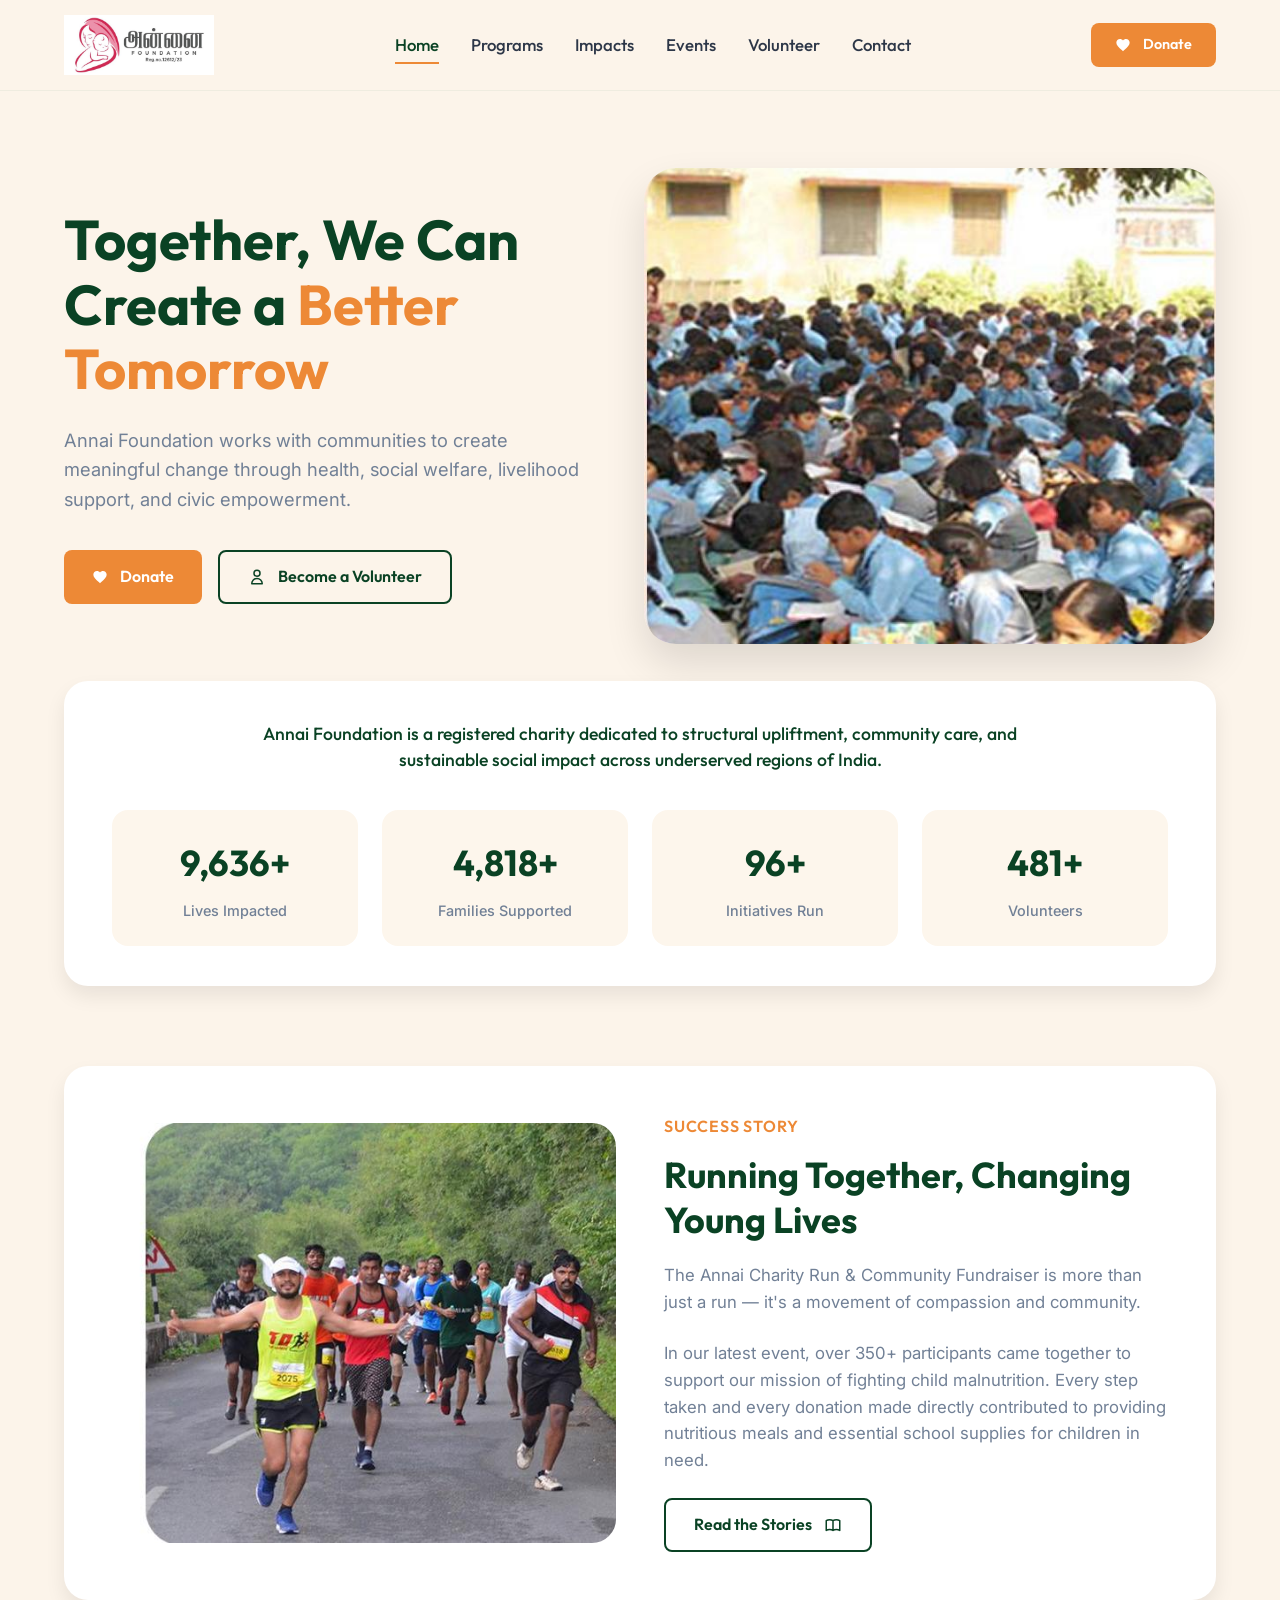
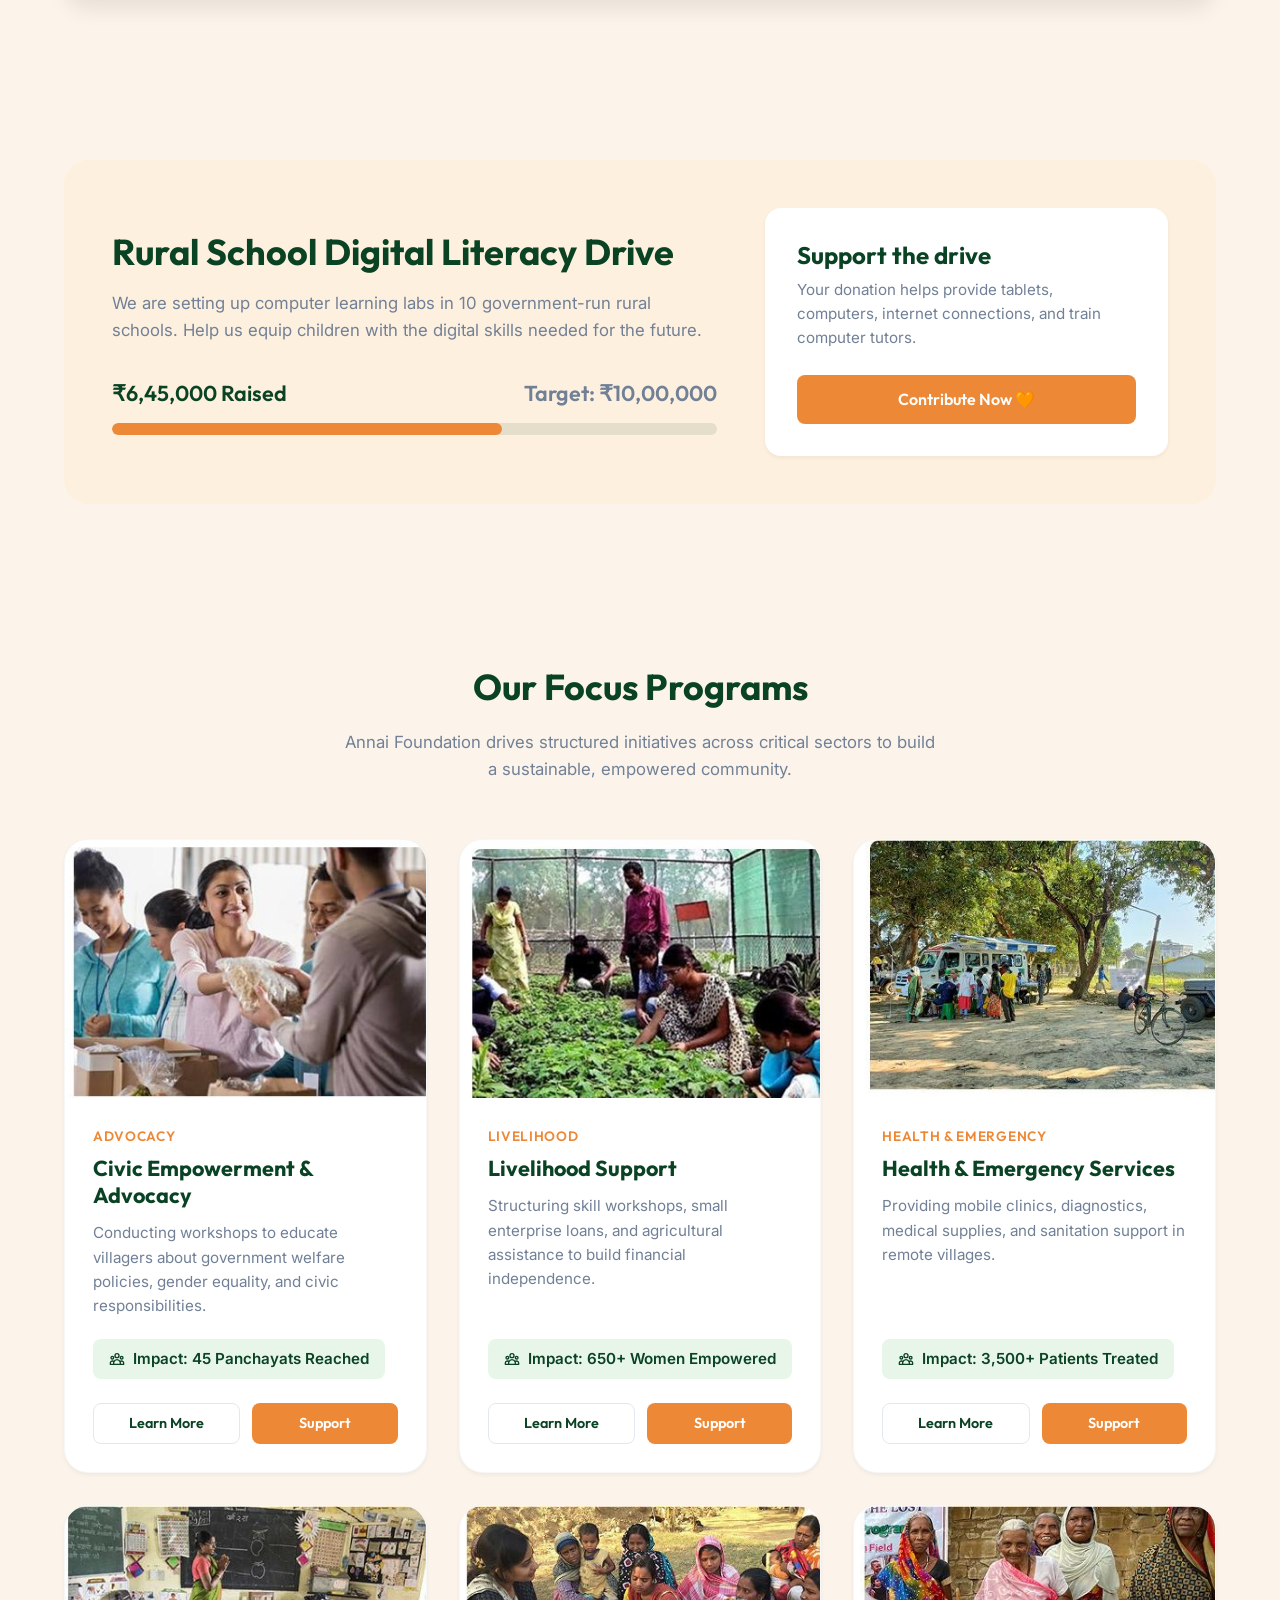
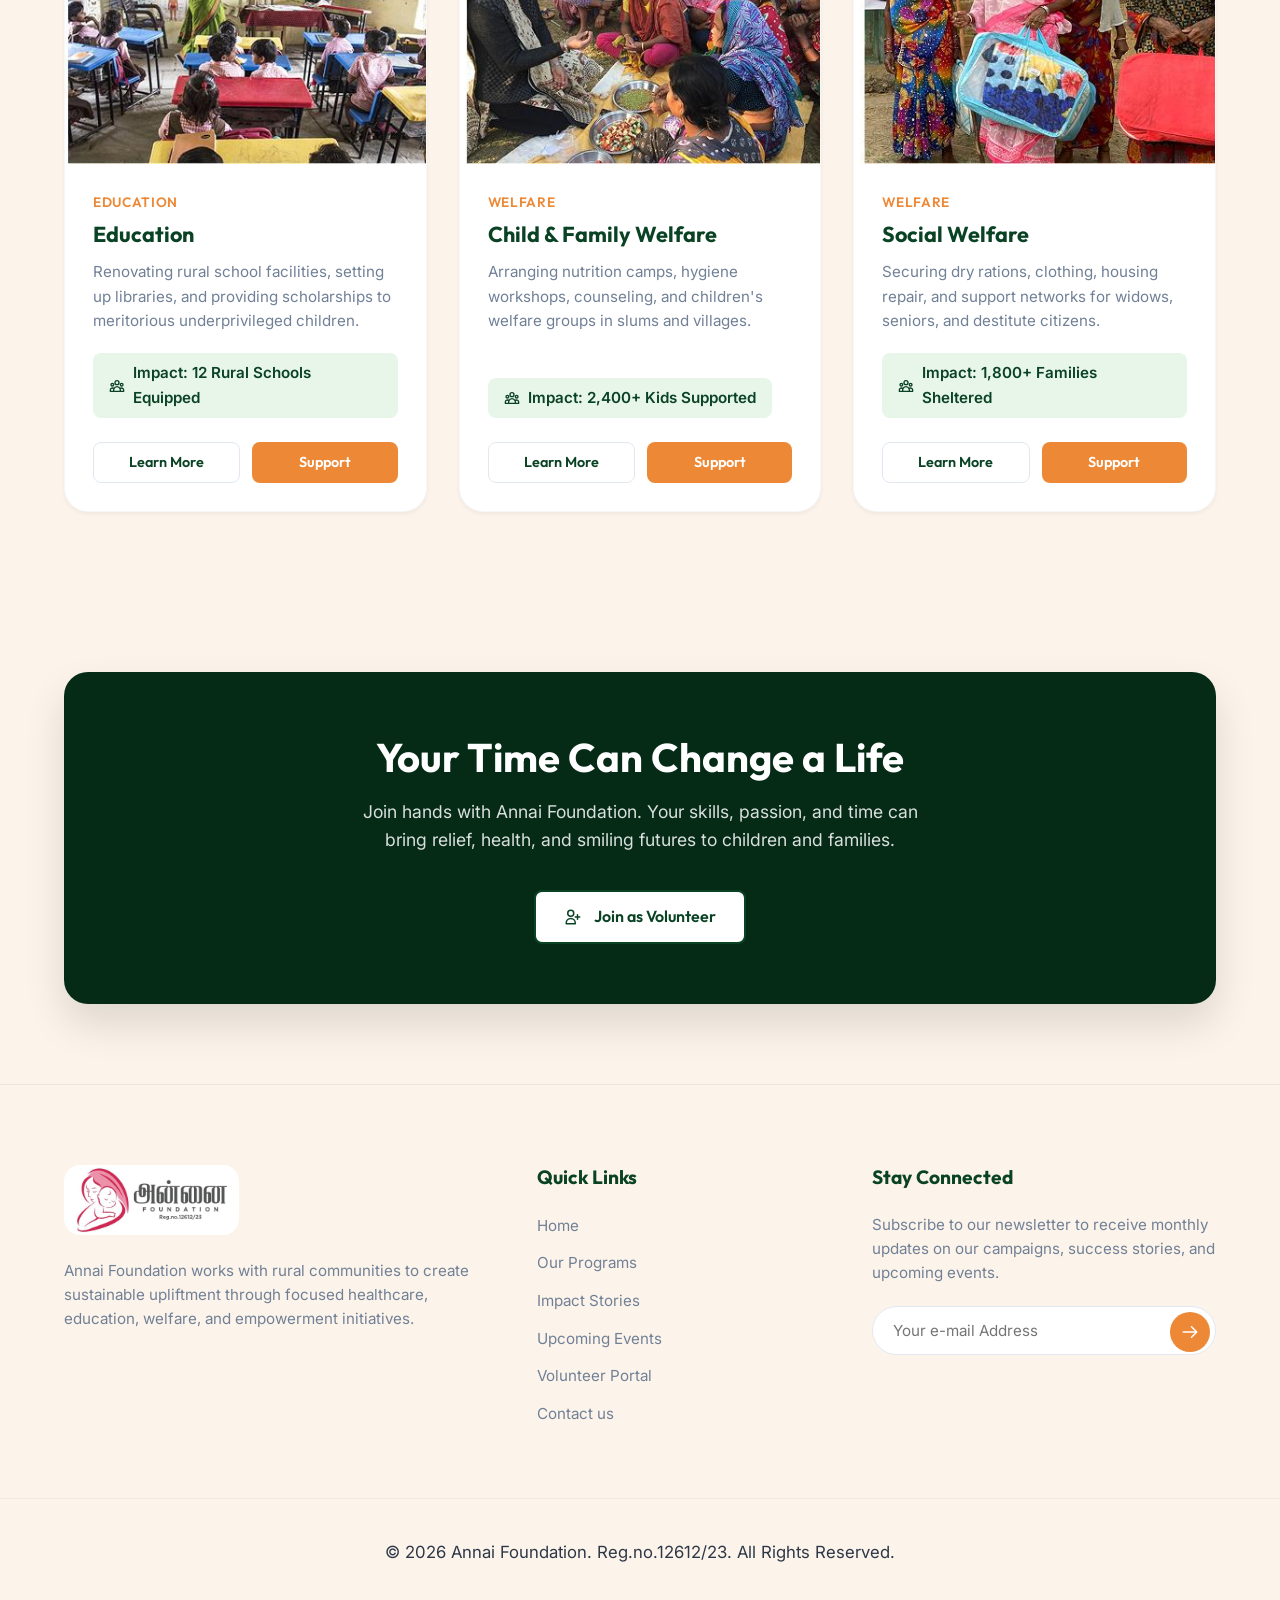
<file: index.html>
<!DOCTYPE html>
<html lang="en">
<head>
  <meta charset="UTF-8">
  <meta name="viewport" content="width=device-width, initial-scale=1.0">
  <title>Annai Foundation - Together, We Can Create a Better Tomorrow</title>
  <meta name="description" content="Annai Foundation is a registered charity dedicated to structural upliftment, community care, and sustainable social impact across underserved regions of India.">
  <link rel="stylesheet" href="css/style-v2.css">
</head>
<body>

  <!-- Navigation Header -->
  <header class="header" id="mainHeader">
    <div class="container header-container">
      <a href="index.html" class="logo-link" id="logoLink">
        <img src="asset/annai-logo-main - Copy.jpeg" alt="Annai Foundation Logo" class="logo-img">
      </a>
      
      <button class="menu-toggle" id="menuToggle" aria-label="Toggle navigation">
        <span></span>
        <span></span>
        <span></span>
      </button>

      <nav class="nav-menu" id="navMenu">
        <a href="index.html" class="nav-link active" id="navHome">Home</a>
        <a href="programs.html" class="nav-link" id="navPrograms">Programs</a>
        <a href="impact.html" class="nav-link" id="navImpact">Impacts</a>
        <a href="events.html" class="nav-link" id="navEvents">Events</a>
        <a href="volunteer.html" class="nav-link" id="navVolunteer">Volunteer</a>
        <a href="contact.html" class="nav-link" id="navContact">Contact</a>
        <a href="donate.html" class="btn btn-primary btn-sm btn-donate-header mobile-only" id="navDonateMobile">Donate</a>
      </nav>

      <div class="header-actions">
        <a href="donate.html" class="btn btn-primary btn-sm btn-donate-header" id="navDonate">
          <svg width="16" height="16" fill="currentColor" viewBox="0 0 24 24" style="vertical-align: middle; margin-right: 4px;">
            <path d="M12 21.35l-1.45-1.32C5.4 15.36 2 12.28 2 8.5 2 5.42 4.42 3 7.5 3c1.74 0 3.41.81 4.5 2.09C13.09 3.81 14.76 3 16.5 3 19.5 3 22 5.42 22 8.5c0 3.78-3.4 6.86-8.55 11.54L12 21.35z"/>
          </svg>
          Donate
        </a>
      </div>
    </div>
  </header>

  <main>
    <!-- Hero Section -->
    <section class="hero-section" id="hero">
      <div class="container hero-grid">
        <div class="hero-content">
          <h1>Together, We Can Create a <span class="accent">Better Tomorrow</span></h1>
          <p>Annai Foundation works with communities to create meaningful change through health, social welfare, livelihood support, and civic empowerment.</p>
          <div class="hero-buttons">
            <a href="donate.html" class="btn btn-primary" id="heroDonateBtn">
              <svg width="16" height="16" fill="currentColor" viewBox="0 0 24 24" style="vertical-align: middle; margin-right: 4px;">
                <path d="M12 21.35l-1.45-1.32C5.4 15.36 2 12.28 2 8.5 2 5.42 4.42 3 7.5 3c1.74 0 3.41.81 4.5 2.09C13.09 3.81 14.76 3 16.5 3 19.5 3 22 5.42 22 8.5c0 3.78-3.4 6.86-8.55 11.54L12 21.35z"/>
              </svg>
              Donate
            </a>
            <a href="volunteer.html" class="btn btn-secondary" id="heroVolunteerBtn">
              <svg width="18" height="18" fill="none" stroke="currentColor" stroke-width="2" viewBox="0 0 24 24" style="vertical-align: middle; margin-right: 4px;">
                <path stroke-linecap="round" stroke-linejoin="round" d="M16 7a4 4 0 11-8 0 4 4 0 018 0zM12 14a7 7 0 00-7 7h14a7 7 0 00-7-7z"/>
              </svg>
              Become a Volunteer
            </a>
          </div>
        </div>
        <div class="hero-image-container">
          <img src="asset/hero-school.jpg" alt="Children sitting outside in school uniforms">
        </div>
      </div>
    </section>

    <!-- Key Statistics Section -->
    <section class="stats-section" id="stats">
      <div class="container">
        <div class="stats-card">
          <p class="stats-header">Annai Foundation is a registered charity dedicated to structural upliftment, community care, and sustainable social impact across underserved regions of India.</p>
          <div class="stats-grid">
            <div class="stat-item">
              <div class="stat-number" data-target="10000">0</div>
              <div class="stat-label">Lives Impacted</div>
            </div>
            <div class="stat-item">
              <div class="stat-number" data-target="5000">0</div>
              <div class="stat-label">Families Supported</div>
            </div>
            <div class="stat-item">
              <div class="stat-number" data-target="100">0</div>
              <div class="stat-label">Initiatives Run</div>
            </div>
            <div class="stat-item">
              <div class="stat-number" data-target="500">0</div>
              <div class="stat-label">Volunteers</div>
            </div>
          </div></div>
      </div>
    </section>

    <!-- Success Story Section -->
    <section class="section" id="successStory">
      <div class="container">
        <div class="success-card">
          <div class="success-img-container">
            <img src="asset/success-story-runners.jpg" alt="Participants running in a fundraiser race">
          </div>
          <div class="success-content">
            <span class="success-badge">Success Story</span>
            <h2>Running Together, Changing Young Lives</h2>
            <p>The Annai Charity Run & Community Fundraiser is more than just a run — it's a movement of compassion and community.</p>
            <p>In our latest event, over 350+ participants came together to support our mission of fighting child malnutrition. Every step taken and every donation made directly contributed to providing nutritious meals and essential school supplies for children in need.</p>
            <a href="events.html" class="btn btn-secondary" id="successStoryReadBtn">
              Read the Stories
              <svg width="18" height="18" fill="none" stroke="currentColor" stroke-width="2" viewBox="0 0 24 24" style="vertical-align: middle; margin-left: 4px;">
                <path stroke-linecap="round" stroke-linejoin="round" d="M12 6.253v13m0-13C10.832 5.477 9.246 5 7.5 5S4.168 5.477 3 6.253v13C4.168 18.477 5.754 18 7.5 18s3.332.477 4.5 1.253m0-13C13.168 5.477 14.754 5 16.5 5c1.747 0 3.332.477 4.5 1.253v13C19.832 18.477 18.247 18 16.5 18c-1.746 0-3.332.477-4.5 1.253"/>
              </svg>
            </a>
          </div>
        </div>
      </div>
    </section>

    <!-- Fundraiser Section -->
    <section class="section" id="fundraiser">
      <div class="container">
        <div class="fundraiser-banner">
          <div class="fundraiser-content">
            <h2>Rural School Digital Literacy Drive</h2>
            <p>We are setting up computer learning labs in 10 government-run rural schools. Help us equip children with the digital skills needed for the future.</p>
            <div class="fundraiser-progress">
              <div class="fundraiser-stats">
                <span class="fundraiser-raised">₹6,45,000 Raised</span>
                <span class="fundraiser-goal">Target: ₹10,00,000</span>
              </div>
              <div class="progress-bar-container">
                <div class="progress-bar" style="width: 64.5%;"></div>
              </div>
            </div>
          </div>
          <div class="fundraiser-card">
            <h3>Support the drive</h3>
            <p>Your donation helps provide tablets, computers, internet connections, and train computer tutors.</p>
            <a href="donate.html" class="btn btn-primary" id="fundraiserContributeBtn">Contribute Now 🧡</a>
          </div>
        </div>
      </div>
    </section>

    <!-- Focus Programs Section -->
    <section class="section" id="focusPrograms">
      <div class="container">
        <div class="section-header">
          <h2>Our Focus Programs</h2>
          <p>Annai Foundation drives structured initiatives across critical sectors to build a sustainable, empowered community.</p>
        </div>

        <div class="programs-grid">
          <!-- Card 1 -->
          <div class="program-card">
            <div class="program-img-container">
              <img src="asset/prog-civic.jpg" alt="Civic Empowerment & Advocacy">
            </div>
            <div class="program-body">
              <span class="program-category">Advocacy</span>
              <h3>Civic Empowerment & Advocacy</h3>
              <p>Conducting workshops to educate villagers about government welfare policies, gender equality, and civic responsibilities.</p>
              <div class="program-stat">
                <svg width="16" height="16" fill="none" stroke="currentColor" stroke-width="2" viewBox="0 0 24 24">
                  <path stroke-linecap="round" stroke-linejoin="round" d="M17 20h5v-2a3 3 0 00-5.356-1.857M17 20H7m10 0v-2c0-.656-.126-1.283-.356-1.857M7 20H2v-2a3 3 0 015.356-1.857M7 20v-2c0-.656.126-1.283.356-1.857m0 0a5.002 5.002 0 019.288 0M15 7a3 3 0 11-6 0 3 3 0 016 0zm6 3a2 2 0 11-4 0 2 2 0 014 0zM7 10a2 2 0 11-4 0 2 2 0 014 0z"/>
                </svg>
                Impact: 45 Panchayats Reached
              </div>
              <div class="program-footer-actions">
                <a href="programs.html" class="btn btn-outline btn-sm">Learn More</a>
                <a href="donate.html" class="btn btn-primary btn-sm">Support</a>
              </div>
            </div>
          </div>

          <!-- Card 2 -->
          <div class="program-card">
            <div class="program-img-container">
              <img src="asset/prog-livelihood.jpg" alt="Livelihood Support">
            </div>
            <div class="program-body">
              <span class="program-category">Livelihood</span>
              <h3>Livelihood Support</h3>
              <p>Structuring skill workshops, small enterprise loans, and agricultural assistance to build financial independence.</p>
              <div class="program-stat">
                <svg width="16" height="16" fill="none" stroke="currentColor" stroke-width="2" viewBox="0 0 24 24">
                  <path stroke-linecap="round" stroke-linejoin="round" d="M17 20h5v-2a3 3 0 00-5.356-1.857M17 20H7m10 0v-2c0-.656-.126-1.283-.356-1.857M7 20H2v-2a3 3 0 015.356-1.857M7 20v-2c0-.656.126-1.283.356-1.857m0 0a5.002 5.002 0 019.288 0M15 7a3 3 0 11-6 0 3 3 0 016 0zm6 3a2 2 0 11-4 0 2 2 0 014 0zM7 10a2 2 0 11-4 0 2 2 0 014 0z"/>
                </svg>
                Impact: 650+ Women Empowered
              </div>
              <div class="program-footer-actions">
                <a href="programs.html" class="btn btn-outline btn-sm">Learn More</a>
                <a href="donate.html" class="btn btn-primary btn-sm">Support</a>
              </div>
            </div>
          </div>

          <!-- Card 3 -->
          <div class="program-card">
            <div class="program-img-container">
              <img src="asset/prog-health.jpg" alt="Health & Emergency Services">
            </div>
            <div class="program-body">
              <span class="program-category">Health & Emergency</span>
              <h3>Health & Emergency Services</h3>
              <p>Providing mobile clinics, diagnostics, medical supplies, and sanitation support in remote villages.</p>
              <div class="program-stat">
                <svg width="16" height="16" fill="none" stroke="currentColor" stroke-width="2" viewBox="0 0 24 24">
                  <path stroke-linecap="round" stroke-linejoin="round" d="M17 20h5v-2a3 3 0 00-5.356-1.857M17 20H7m10 0v-2c0-.656-.126-1.283-.356-1.857M7 20H2v-2a3 3 0 015.356-1.857M7 20v-2c0-.656.126-1.283.356-1.857m0 0a5.002 5.002 0 019.288 0M15 7a3 3 0 11-6 0 3 3 0 016 0zm6 3a2 2 0 11-4 0 2 2 0 014 0zM7 10a2 2 0 11-4 0 2 2 0 014 0z"/>
                </svg>
                Impact: 3,500+ Patients Treated
              </div>
              <div class="program-footer-actions">
                <a href="programs.html" class="btn btn-outline btn-sm">Learn More</a>
                <a href="donate.html" class="btn btn-primary btn-sm">Support</a>
              </div>
            </div>
          </div>

          <!-- Card 4 -->
          <div class="program-card">
            <div class="program-img-container">
              <img src="asset/prog-education.jpg" alt="Education">
            </div>
            <div class="program-body">
              <span class="program-category">Education</span>
              <h3>Education</h3>
              <p>Renovating rural school facilities, setting up libraries, and providing scholarships to meritorious underprivileged children.</p>
              <div class="program-stat">
                <svg width="16" height="16" fill="none" stroke="currentColor" stroke-width="2" viewBox="0 0 24 24">
                  <path stroke-linecap="round" stroke-linejoin="round" d="M17 20h5v-2a3 3 0 00-5.356-1.857M17 20H7m10 0v-2c0-.656-.126-1.283-.356-1.857M7 20H2v-2a3 3 0 015.356-1.857M7 20v-2c0-.656.126-1.283.356-1.857m0 0a5.002 5.002 0 019.288 0M15 7a3 3 0 11-6 0 3 3 0 016 0zm6 3a2 2 0 11-4 0 2 2 0 014 0zM7 10a2 2 0 11-4 0 2 2 0 014 0z"/>
                </svg>
                Impact: 12 Rural Schools Equipped
              </div>
              <div class="program-footer-actions">
                <a href="programs.html" class="btn btn-outline btn-sm">Learn More</a>
                <a href="donate.html" class="btn btn-primary btn-sm">Support</a>
              </div>
            </div>
          </div>

          <!-- Card 5 -->
          <div class="program-card">
            <div class="program-img-container">
              <img src="asset/prog-child-welfare.jpg" alt="Child & Family Welfare">
            </div>
            <div class="program-body">
              <span class="program-category">Welfare</span>
              <h3>Child & Family Welfare</h3>
              <p>Arranging nutrition camps, hygiene workshops, counseling, and children's welfare groups in slums and villages.</p>
              <div class="program-stat">
                <svg width="16" height="16" fill="none" stroke="currentColor" stroke-width="2" viewBox="0 0 24 24">
                  <path stroke-linecap="round" stroke-linejoin="round" d="M17 20h5v-2a3 3 0 00-5.356-1.857M17 20H7m10 0v-2c0-.656-.126-1.283-.356-1.857M7 20H2v-2a3 3 0 015.356-1.857M7 20v-2c0-.656.126-1.283.356-1.857m0 0a5.002 5.002 0 019.288 0M15 7a3 3 0 11-6 0 3 3 0 016 0zm6 3a2 2 0 11-4 0 2 2 0 014 0zM7 10a2 2 0 11-4 0 2 2 0 014 0z"/>
                </svg>
                Impact: 2,400+ Kids Supported
              </div>
              <div class="program-footer-actions">
                <a href="programs.html" class="btn btn-outline btn-sm">Learn More</a>
                <a href="donate.html" class="btn btn-primary btn-sm">Support</a>
              </div>
            </div>
          </div>

          <!-- Card 6 -->
          <div class="program-card">
            <div class="program-img-container">
              <img src="asset/prog-social-welfare.jpg" alt="Social Welfare">
            </div>
            <div class="program-body">
              <span class="program-category">Welfare</span>
              <h3>Social Welfare</h3>
              <p>Securing dry rations, clothing, housing repair, and support networks for widows, seniors, and destitute citizens.</p>
              <div class="program-stat">
                <svg width="16" height="16" fill="none" stroke="currentColor" stroke-width="2" viewBox="0 0 24 24">
                  <path stroke-linecap="round" stroke-linejoin="round" d="M17 20h5v-2a3 3 0 00-5.356-1.857M17 20H7m10 0v-2c0-.656-.126-1.283-.356-1.857M7 20H2v-2a3 3 0 015.356-1.857M7 20v-2c0-.656.126-1.283.356-1.857m0 0a5.002 5.002 0 019.288 0M15 7a3 3 0 11-6 0 3 3 0 016 0zm6 3a2 2 0 11-4 0 2 2 0 014 0zM7 10a2 2 0 11-4 0 2 2 0 014 0z"/>
                </svg>
                Impact: 1,800+ Families Sheltered
              </div>
              <div class="program-footer-actions">
                <a href="programs.html" class="btn btn-outline btn-sm">Learn More</a>
                <a href="donate.html" class="btn btn-primary btn-sm">Support</a>
              </div>
            </div>
          </div>
        </div>
      </div>
    </section>

    <!-- Call to Action Section -->
    <section class="cta-section" id="volunteerCTA">
      <div class="container">
        <div class="cta-banner">
          <h2>Your Time Can Change a Life</h2>
          <p>Join hands with Annai Foundation. Your skills, passion, and time can bring relief, health, and smiling futures to children and families.</p>
          <a href="volunteer.html" class="btn btn-secondary" id="ctaJoinBtn">
            <svg width="18" height="18" fill="none" stroke="currentColor" stroke-width="2" viewBox="0 0 24 24" style="vertical-align: middle; margin-right: 4px;">
              <path stroke-linecap="round" stroke-linejoin="round" d="M18 9v3m0 0v3m0-3h3m-3 0h-3m-2-5a4 4 0 11-8 0 4 4 0 018 0zM3 20a6 6 0 0112 0v1H3v-1z"/>
            </svg>
            Join as Volunteer
          </a>
        </div>
      </div>
    </section>
  </main>

  <!-- Footer -->
  <footer class="footer">
    <div class="container footer-top">
      <div class="footer-logo-section">
        <img src="asset/annai-logo-main - Copy.jpeg" alt="Annai Foundation Logo" class="footer-logo">
        <p class="footer-description">Annai Foundation works with rural communities to create sustainable upliftment through focused healthcare, education, welfare, and empowerment initiatives.</p>
      </div>
      <div>
        <h4 class="footer-title">Quick Links</h4>
        <ul class="footer-links">
          <li><a href="index.html">Home</a></li>
          <li><a href="programs.html">Our Programs</a></li>
          <li><a href="impact.html">Impact Stories</a></li>
          <li><a href="events.html">Upcoming Events</a></li>
          <li><a href="volunteer.html">Volunteer Portal</a></li>
          <li><a href="contact.html">Contact us</a></li>
        </ul>
      </div>
      <div>
        <h4 class="footer-title">Stay Connected</h4>
        <p class="footer-newsletter-text">Subscribe to our newsletter to receive monthly updates on our campaigns, success stories, and upcoming events.</p>
        <form class="newsletter-form" id="newsletterForm" onsubmit="event.preventDefault(); alert('Subscribed successfully!'); this.reset();">
          <input type="email" placeholder="Your e-mail Address" class="newsletter-input" required id="newsletterEmail">
          <button type="submit" class="newsletter-submit" aria-label="Subscribe">
            <svg width="18" height="18" fill="none" stroke="currentColor" stroke-width="2" viewBox="0 0 24 24">
              <path stroke-linecap="round" stroke-linejoin="round" d="M14 5l7 7m0 0l-7 7m7-7H3"/>
            </svg>
          </button>
        </form>
      </div>
    </div>
    <div class="footer-bottom">
      <div class="container">
        <p>&copy; 2026 Annai Foundation. Reg.no.12612/23. All Rights Reserved.</p>
      </div>
    </div>
  </footer>

  <!-- Submission Success Modal Overlay -->
  <div class="submission-success-overlay" id="successOverlay">
    <div class="success-message-card">
      <div class="success-icon-circle">✓</div>
      <h3 id="successTitle">Thank You!</h3>
      <p id="successText">Your submission has been received successfully.</p>
      <button class="btn btn-primary" id="successCloseBtn">Close</button>
    </div>
  </div>

  <script src="js/main.js"></script>
</body>
</html>
</file>
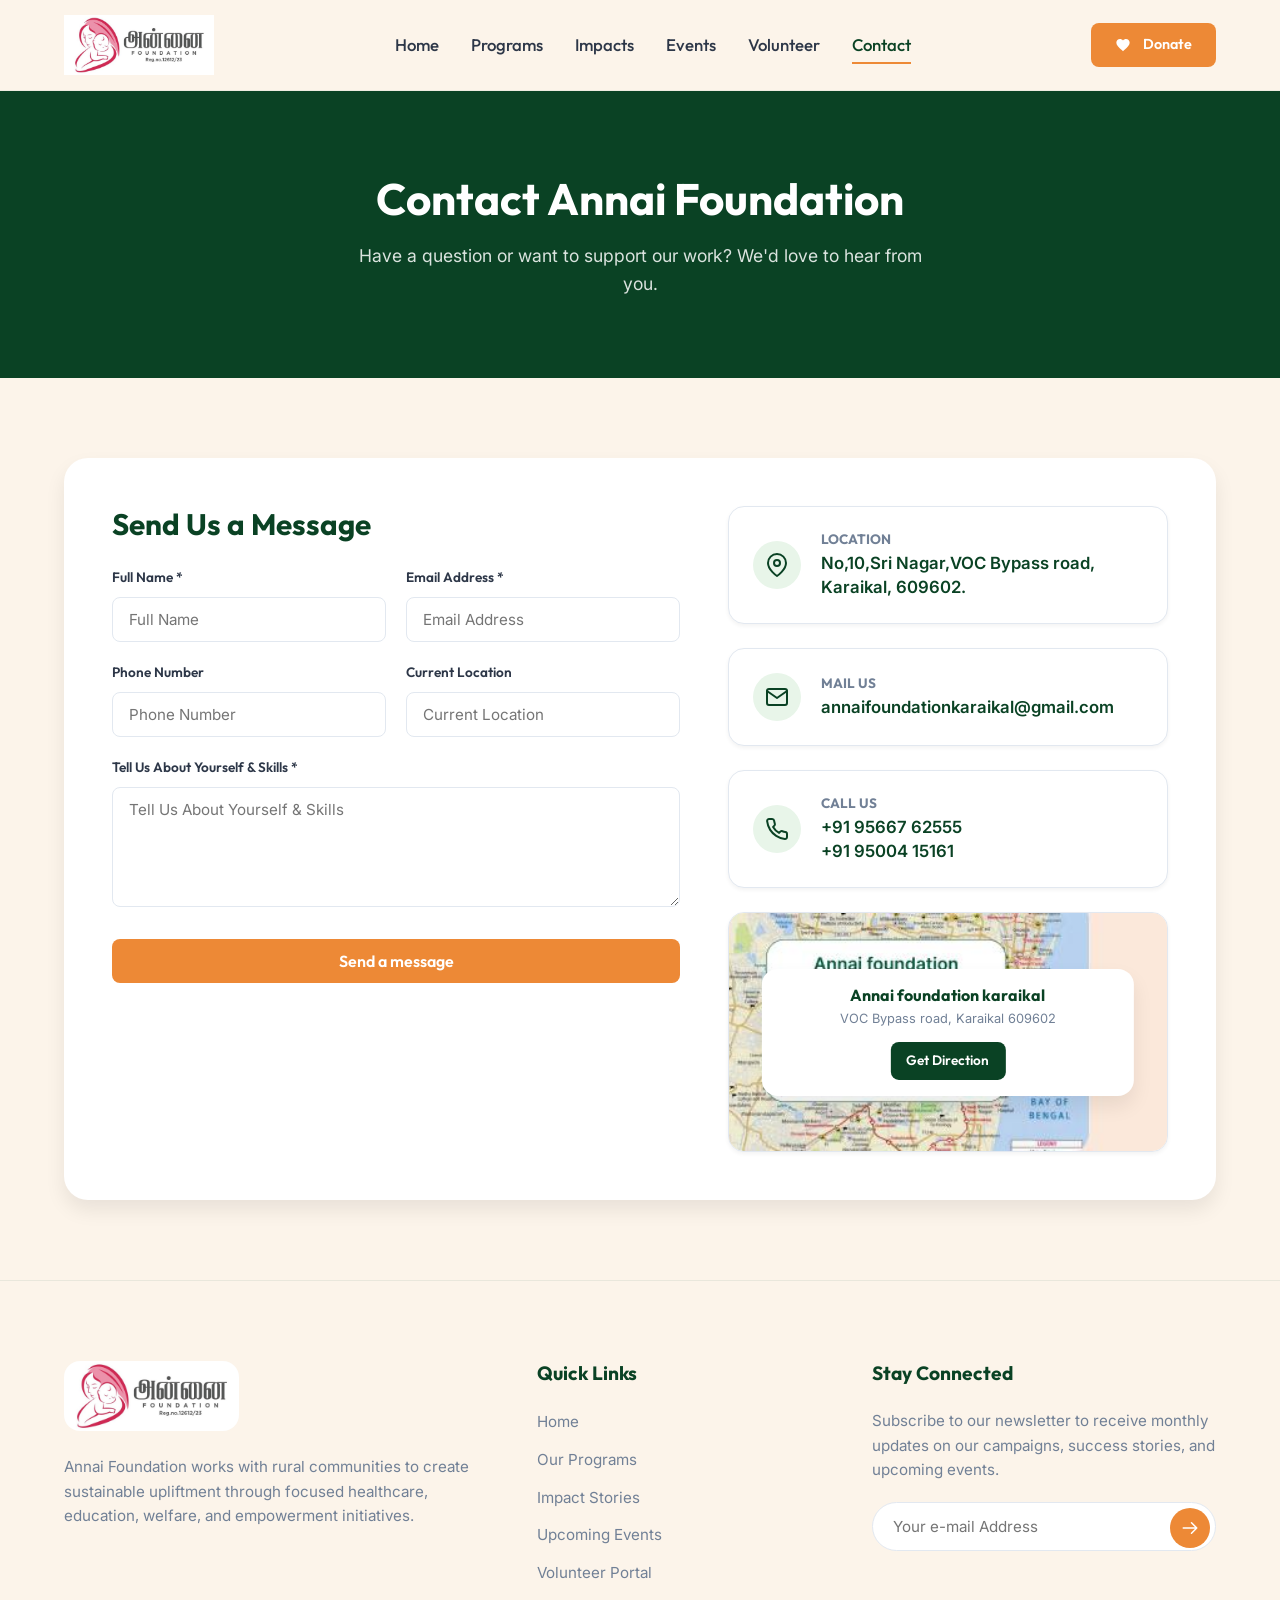
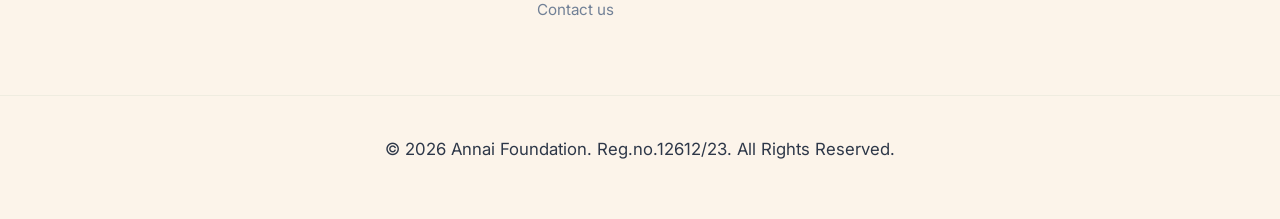
<file: contact.html>
<!DOCTYPE html>
<html lang="en">
<head>
  <meta charset="UTF-8">
  <meta name="viewport" content="width=device-width, initial-scale=1.0">
  <title>Contact Us - Annai Foundation</title>
  <meta name="description" content="Get in touch with Annai Foundation. Find our location details in Karaikal, send us a message, or call our emergency healthcare and social support helpline.">
  <link rel="stylesheet" href="css/style-v2.css">
</head>
<body>

  <!-- Navigation Header -->
  <header class="header" id="mainHeader">
    <div class="container header-container">
      <a href="index.html" class="logo-link" id="logoLink">
        <img src="asset/annai-logo-main - Copy.jpeg" alt="Annai Foundation Logo" class="logo-img">
      </a>
      
      <button class="menu-toggle" id="menuToggle" aria-label="Toggle navigation">
        <span></span>
        <span></span>
        <span></span>
      </button>

      <nav class="nav-menu" id="navMenu">
        <a href="index.html" class="nav-link" id="navHome">Home</a>
        <a href="programs.html" class="nav-link" id="navPrograms">Programs</a>
        <a href="impact.html" class="nav-link" id="navImpact">Impacts</a>
        <a href="events.html" class="nav-link" id="navEvents">Events</a>
        <a href="volunteer.html" class="nav-link" id="navVolunteer">Volunteer</a>
        <a href="contact.html" class="nav-link active" id="navContact">Contact</a>
        <a href="donate.html" class="btn btn-primary btn-sm btn-donate-header mobile-only" id="navDonateMobile">Donate</a>
      </nav>

      <div class="header-actions">
        <a href="donate.html" class="btn btn-primary btn-sm btn-donate-header" id="navDonate">
          <svg width="16" height="16" fill="currentColor" viewBox="0 0 24 24" style="vertical-align: middle; margin-right: 4px;">
            <path d="M12 21.35l-1.45-1.32C5.4 15.36 2 12.28 2 8.5 2 5.42 4.42 3 7.5 3c1.74 0 3.41.81 4.5 2.09C13.09 3.81 14.76 3 16.5 3 19.5 3 22 5.42 22 8.5c0 3.78-3.4 6.86-8.55 11.54L12 21.35z"/>
          </svg>
          Donate
        </a>
      </div>
    </div>
  </header>

  <main>
    <!-- Page Hero Banner -->
    <section class="page-hero-banner" id="contactHero">
      <div class="container">
        <h1>Contact Annai Foundation</h1>
        <p>Have a question or want to support our work? We'd love to hear from you.</p>
      </div>
    </section>

    <!-- Contact Form & Details Section -->
    <section class="section" id="contactArea">
      <div class="container">
        <div class="form-section-card">
          <!-- Left: Send message form -->
          <div class="form-card" style="border: none; padding: 0; box-shadow: none;">
            <h3 style="text-align: left; font-size: 1.85rem; margin-bottom: 24px;">Send Us a Message</h3>
            <form id="contactForm">
              <div class="form-grid">
                <div class="form-group">
                  <label for="fullName" class="form-label">Full Name *</label>
                  <input type="text" id="fullName" class="form-control" placeholder="Full Name" required>
                </div>
                <div class="form-group">
                  <label for="emailAddress" class="form-label">Email Address *</label>
                  <input type="email" id="emailAddress" class="form-control" placeholder="Email Address" required>
                </div>
                <div class="form-group">
                  <label for="phoneNumber" class="form-label">Phone Number</label>
                  <input type="tel" id="phoneNumber" class="form-control" placeholder="Phone Number">
                </div>
                <div class="form-group">
                  <label for="currentLocation" class="form-label">Current Location</label>
                  <input type="text" id="currentLocation" class="form-control" placeholder="Current Location">
                </div>
                <div class="form-group form-group-full">
                  <label for="messageText" class="form-label">Tell Us About Yourself & Skills *</label>
                  <textarea id="messageText" class="form-control" placeholder="Tell Us About Yourself & Skills" required></textarea>
                </div>
              </div>
              <button type="submit" class="btn btn-primary" id="submitContactForm">Send a message</button>
            </form>
          </div>

          <!-- Right: Contact info and map -->
          <div class="contact-details-grid">
            <!-- Card 1 -->
            <div class="contact-info-card">
              <div class="contact-icon-circle">
                <svg viewBox="0 0 24 24" stroke-dasharray="none" stroke-width="2" stroke-linecap="round" stroke-linejoin="round">
                  <path d="M21 10c0 7-9 13-9 13s-9-6-9-13a9 9 0 0 1 18 0z"/>
                  <circle cx="12" cy="10" r="3"/>
                </svg>
              </div>
              <div class="contact-info-text">
                <h4>Location</h4>
                <p>No,10,Sri Nagar,VOC Bypass road,<br>Karaikal, 609602.</p>
              </div>
            </div>

            <!-- Card 2 -->
            <div class="contact-info-card">
              <div class="contact-icon-circle">
                <svg viewBox="0 0 24 24" stroke-width="2" stroke-linecap="round" stroke-linejoin="round">
                  <path d="M4 4h16c1.1 0 2 .9 2 2v12c0 1.1-.9 2-2 2H4c-1.1 0-2-.9-2-2V6c0-1.1.9-2 2-2z"/>
                  <polyline points="22,6 12,13 2,6"/>
                </svg>
              </div>
              <div class="contact-info-text">
                <h4>Mail Us</h4>
                <p>annaifoundationkaraikal@gmail.com</p>
              </div>
            </div>

            <!-- Card 3 -->
            <div class="contact-info-card">
              <div class="contact-icon-circle">
                <svg viewBox="0 0 24 24" stroke-width="2" stroke-linecap="round" stroke-linejoin="round">
                  <path d="M22 16.92v3a2 2 0 0 1-2.18 2 19.79 19.79 0 0 1-8.63-3.07 19.5 19.5 0 0 1-6-6 19.79 19.79 0 0 1-3.07-8.67A2 2 0 0 1 4.11 2h3a2 2 0 0 1 2 1.72 12.84 12.84 0 0 0 .7 2.81 2 2 0 0 1-.45 2.11L8.09 9.91a16 16 0 0 0 6 6l1.27-1.27a2 2 0 0 1 2.11-.45 12.84 12.84 0 0 0 2.81.7A2 2 0 0 1 22 16.92z"/>
                </svg>
              </div>
              <div class="contact-info-text">
                <h4>Call us</h4>
                <p>+91 95667 62555<br>+91 95004 15161</p>
              </div>
            </div>

            <!-- Map Mockup Card -->
            <div class="map-container-card">
              <img src="asset/contact-map.jpg" alt="Map of Karaikal location" class="map-bg-img">
              <div class="map-overlay-card">
                <h4>Annai foundation karaikal</h4>
                <p>VOC Bypass road, Karaikal 609602</p>
                <a href="https://maps.google.com" target="_blank" class="btn">Get Direction</a>
              </div>
            </div>
          </div>
        </div>
      </div>
    </section>
  </main>

  <!-- Footer -->
  <footer class="footer">
    <div class="container footer-top">
      <div class="footer-logo-section">
        <img src="asset/annai-logo-main - Copy.jpeg" alt="Annai Foundation Logo" class="footer-logo">
        <p class="footer-description">Annai Foundation works with rural communities to create sustainable upliftment through focused healthcare, education, welfare, and empowerment initiatives.</p>
      </div>
      <div>
        <h4 class="footer-title">Quick Links</h4>
        <ul class="footer-links">
          <li><a href="index.html">Home</a></li>
          <li><a href="programs.html">Our Programs</a></li>
          <li><a href="impact.html">Impact Stories</a></li>
          <li><a href="events.html">Upcoming Events</a></li>
          <li><a href="volunteer.html">Volunteer Portal</a></li>
          <li><a href="contact.html">Contact us</a></li>
        </ul>
      </div>
      <div>
        <h4 class="footer-title">Stay Connected</h4>
        <p class="footer-newsletter-text">Subscribe to our newsletter to receive monthly updates on our campaigns, success stories, and upcoming events.</p>
        <form class="newsletter-form" id="newsletterForm" onsubmit="event.preventDefault(); alert('Subscribed successfully!'); this.reset();">
          <input type="email" placeholder="Your e-mail Address" class="newsletter-input" required id="newsletterEmail">
          <button type="submit" class="newsletter-submit" aria-label="Subscribe">
            <svg width="18" height="18" fill="none" stroke="currentColor" stroke-width="2" viewBox="0 0 24 24">
              <path stroke-linecap="round" stroke-linejoin="round" d="M14 5l7 7m0 0l-7 7m7-7H3"/>
            </svg>
          </button>
        </form>
      </div>
    </div>
    <div class="footer-bottom">
      <div class="container">
        <p>&copy; 2026 Annai Foundation. Reg.no.12612/23. All Rights Reserved.</p>
      </div>
    </div>
  </footer>

  <!-- Submission Success Modal Overlay -->
  <div class="submission-success-overlay" id="successOverlay">
    <div class="success-message-card">
      <div class="success-icon-circle">✓</div>
      <h3 id="successTitle">Thank You!</h3>
      <p id="successText">Your message has been sent successfully.</p>
      <button class="btn btn-primary" id="successCloseBtn">Close</button>
    </div>
  </div>

  <script src="js/main.js"></script>
</body>
</html>
</file>
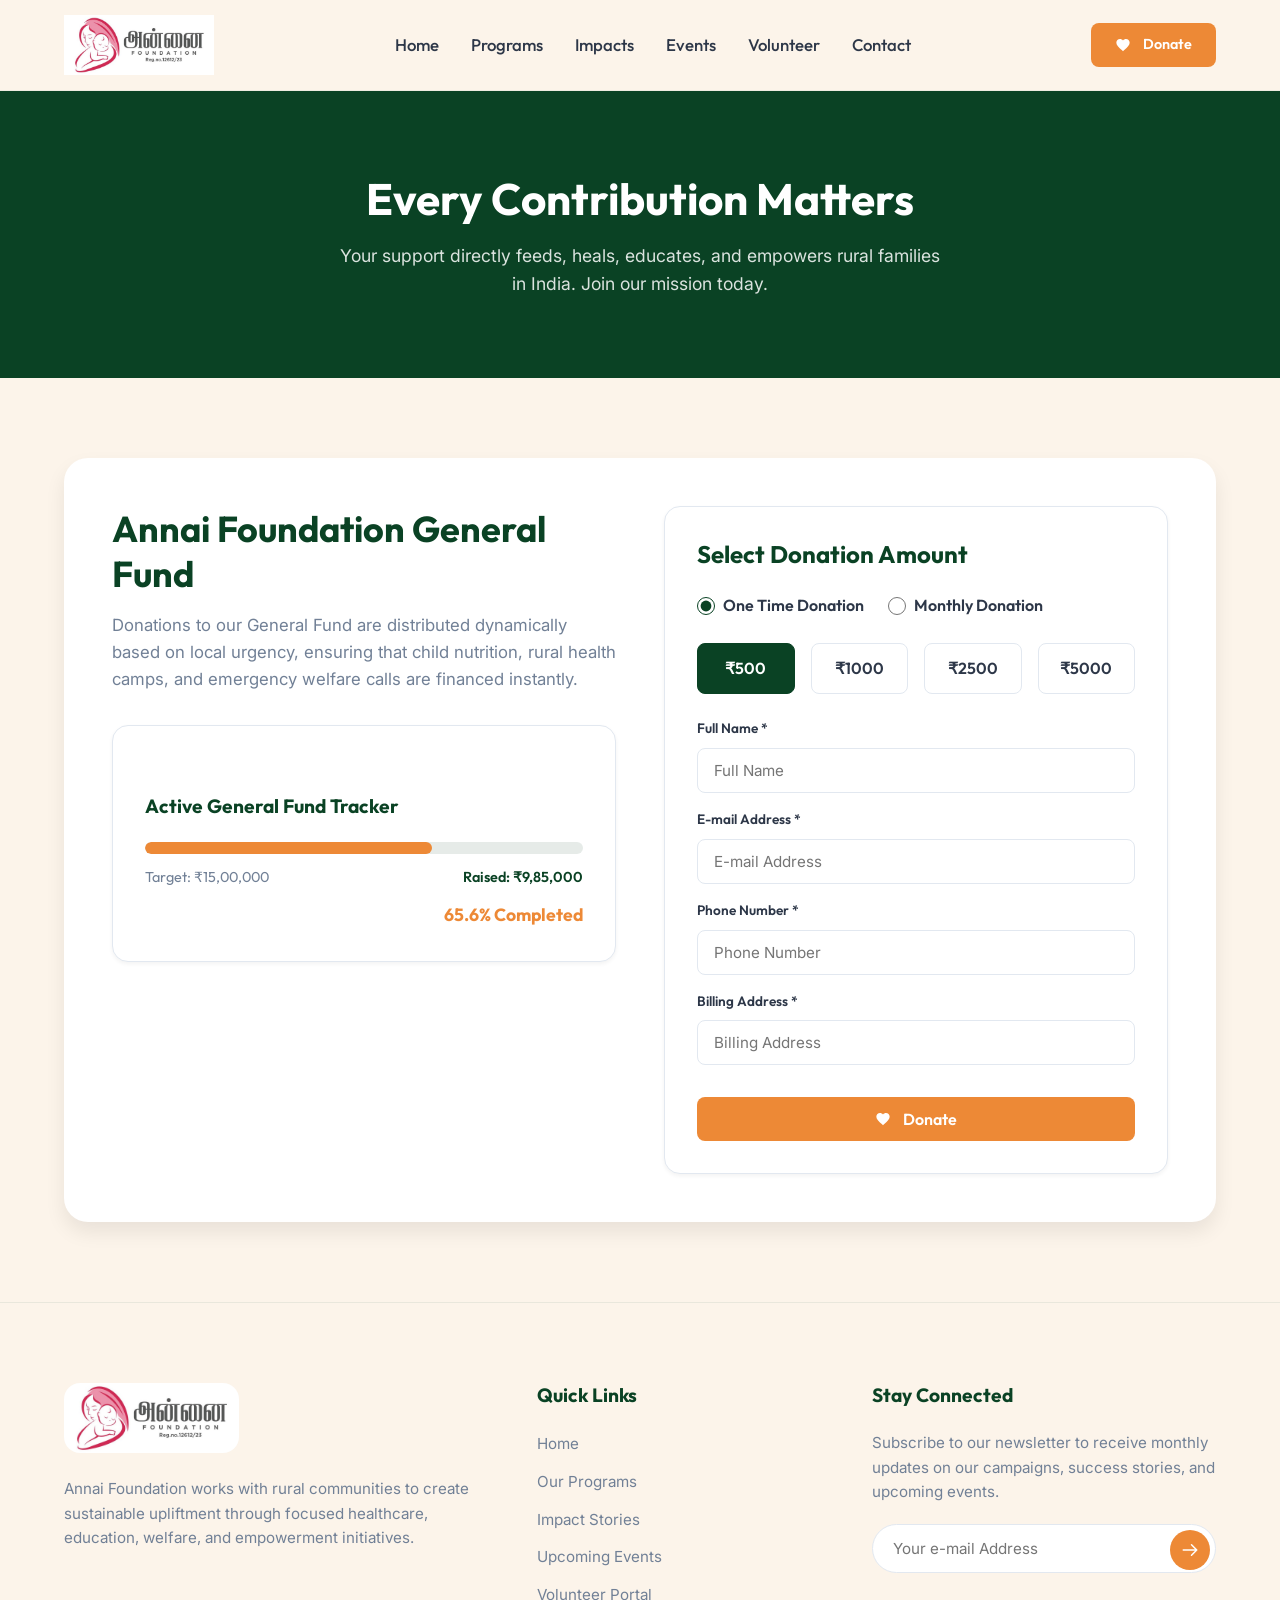
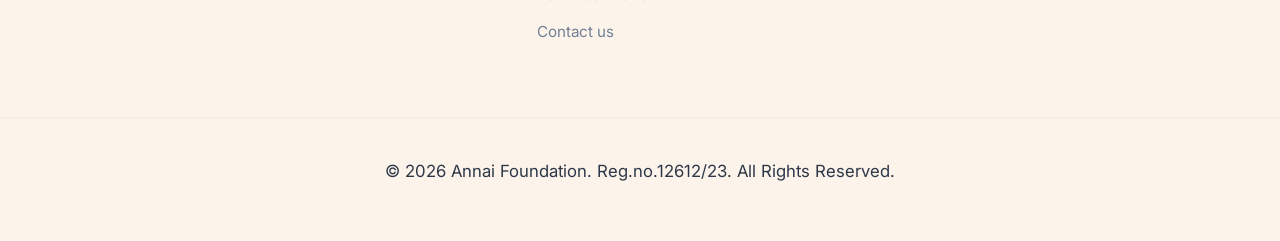
<file: donate.html>
<!DOCTYPE html>
<html lang="en">
<head>
  <meta charset="UTF-8">
  <meta name="viewport" content="width=device-width, initial-scale=1.0">
  <title>Donate & Support - Annai Foundation</title>
  <meta name="description" content="Support Annai Foundation's General Fund. Your donations directly feed, heal, educate, and empower rural families in India. Track our active fundraiser progress.">
  <link rel="stylesheet" href="css/style-v2.css">
</head>
<body>

  <!-- Navigation Header -->
  <header class="header" id="mainHeader">
    <div class="container header-container">
      <a href="index.html" class="logo-link" id="logoLink">
        <img src="asset/annai-logo-main - Copy.jpeg" alt="Annai Foundation Logo" class="logo-img">
      </a>
      
      <button class="menu-toggle" id="menuToggle" aria-label="Toggle navigation">
        <span></span>
        <span></span>
        <span></span>
      </button>

      <nav class="nav-menu" id="navMenu">
        <a href="index.html" class="nav-link" id="navHome">Home</a>
        <a href="programs.html" class="nav-link" id="navPrograms">Programs</a>
        <a href="impact.html" class="nav-link" id="navImpact">Impacts</a>
        <a href="events.html" class="nav-link" id="navEvents">Events</a>
        <a href="volunteer.html" class="nav-link" id="navVolunteer">Volunteer</a>
        <a href="contact.html" class="nav-link" id="navContact">Contact</a>
        <a href="donate.html" class="btn btn-primary btn-sm btn-donate-header mobile-only" id="navDonateMobile">Donate</a>
      </nav>

      <div class="header-actions">
        <a href="donate.html" class="btn btn-primary btn-sm btn-donate-header active" id="navDonate">
          <svg width="16" height="16" fill="currentColor" viewBox="0 0 24 24" style="vertical-align: middle; margin-right: 4px;">
            <path d="M12 21.35l-1.45-1.32C5.4 15.36 2 12.28 2 8.5 2 5.42 4.42 3 7.5 3c1.74 0 3.41.81 4.5 2.09C13.09 3.81 14.76 3 16.5 3 19.5 3 22 5.42 22 8.5c0 3.78-3.4 6.86-8.55 11.54L12 21.35z"/>
          </svg>
          Donate
        </a>
      </div>
    </div>
  </header>

  <main>
    <!-- Page Hero Banner -->
    <section class="page-hero-banner" id="donateHero">
      <div class="container">
        <h1>Every Contribution Matters</h1>
        <p>Your support directly feeds, heals, educates, and empowers rural families in India. Join our mission today.</p>
      </div>
    </section>

    <!-- Donate Section layout -->
    <section class="section" id="donationContent">
      <div class="container">
        <div class="form-section-card">
          <!-- Left: General Fund and Tracker info -->
          <div class="form-info-column" style="margin-top: 0;">
            <h2 style="color: var(--color-primary);">Annai Foundation General Fund</h2>
            <p>Donations to our General Fund are distributed dynamically based on local urgency, ensuring that child nutrition, rural health camps, and emergency welfare calls are financed instantly.</p>
            
            <!-- Fund Tracker Widget -->
            <div class="donate-tracker-card">
              <h3 style="font-size: 1.2rem; color: var(--color-primary);">Active General Fund Tracker</h3>
              <div class="progress-bar-container">
                <div class="progress-bar" style="width: 65.6%;"></div>
              </div>
              <div style="display: flex; justify-content: space-between; margin-top: 12px; font-family: var(--font-heading); font-size: 0.9rem;">
                <span style="color: var(--color-text-muted);">Target: ₹15,00,000</span>
                <span style="color: var(--color-primary); font-weight: 600;">Raised: ₹9,85,000</span>
              </div>
              <div class="donate-percentage">65.6% Completed</div>
            </div>
          </div>

          <!-- Right: Interactive select amount and billing details form -->
          <div class="form-card">
            <h3 style="font-size: 1.5rem; text-align: left; margin-bottom: 24px;">Select Donation Amount</h3>
            <form id="donateForm">
              <!-- Hidden custom amount input synced with chips -->
              <input type="hidden" id="customAmount" value="500">
              
              <!-- Frequency radios -->
              <div class="donation-frequency">
                <label class="frequency-option">
                  <input type="radio" name="frequency" value="once" checked>
                  One Time Donation
                </label>
                <label class="frequency-option">
                  <input type="radio" name="frequency" value="monthly">
                  Monthly Donation
                </label>
              </div>

              <!-- Amount chips grid -->
              <div class="amount-chips-grid">
                <div class="amount-chip active" data-amount="500">₹500</div>
                <div class="amount-chip" data-amount="1000">₹1000</div>
                <div class="amount-chip" data-amount="2500">₹2500</div>
                <div class="amount-chip" data-amount="5000">₹5000</div>
              </div>

              <!-- Billing Inputs -->
              <div style="display: flex; flex-direction: column; gap: 16px; margin-bottom: 20px;">
                <div class="form-group">
                  <label for="fullName" class="form-label">Full Name *</label>
                  <input type="text" id="fullName" class="form-control" placeholder="Full Name" required>
                </div>
                <div class="form-group">
                  <label for="emailAddress" class="form-label">E-mail Address *</label>
                  <input type="email" id="emailAddress" class="form-control" placeholder="E-mail Address" required>
                </div>
                <div class="form-group">
                  <label for="phoneNumber" class="form-label">Phone Number *</label>
                  <input type="tel" id="phoneNumber" class="form-control" placeholder="Phone Number" required>
                </div>
                <div class="form-group">
                  <label for="billingAddress" class="form-label">Billing Address *</label>
                  <input type="text" id="billingAddress" class="form-control" placeholder="Billing Address" required>
                </div>
              </div>

              <!-- Submit button -->
              <button type="submit" class="btn btn-primary" id="submitDonateForm">
                <svg width="16" height="16" fill="currentColor" viewBox="0 0 24 24" style="vertical-align: middle; margin-right: 4px;">
                  <path d="M12 21.35l-1.45-1.32C5.4 15.36 2 12.28 2 8.5 2 5.42 4.42 3 7.5 3c1.74 0 3.41.81 4.5 2.09C13.09 3.81 14.76 3 16.5 3 19.5 3 22 5.42 22 8.5c0 3.78-3.4 6.86-8.55 11.54L12 21.35z"/>
                </svg>
                Donate
              </button>
            </form>
          </div>
        </div>
      </div>
    </section>
  </main>

  <!-- Footer -->
  <footer class="footer">
    <div class="container footer-top">
      <div class="footer-logo-section">
        <img src="asset/annai-logo-main - Copy.jpeg" alt="Annai Foundation Logo" class="footer-logo">
        <p class="footer-description">Annai Foundation works with rural communities to create sustainable upliftment through focused healthcare, education, welfare, and empowerment initiatives.</p>
      </div>
      <div>
        <h4 class="footer-title">Quick Links</h4>
        <ul class="footer-links">
          <li><a href="index.html">Home</a></li>
          <li><a href="programs.html">Our Programs</a></li>
          <li><a href="impact.html">Impact Stories</a></li>
          <li><a href="events.html">Upcoming Events</a></li>
          <li><a href="volunteer.html">Volunteer Portal</a></li>
          <li><a href="contact.html">Contact us</a></li>
        </ul>
      </div>
      <div>
        <h4 class="footer-title">Stay Connected</h4>
        <p class="footer-newsletter-text">Subscribe to our newsletter to receive monthly updates on our campaigns, success stories, and upcoming events.</p>
        <form class="newsletter-form" id="newsletterForm" onsubmit="event.preventDefault(); alert('Subscribed successfully!'); this.reset();">
          <input type="email" placeholder="Your e-mail Address" class="newsletter-input" required id="newsletterEmail">
          <button type="submit" class="newsletter-submit" aria-label="Subscribe">
            <svg width="18" height="18" fill="none" stroke="currentColor" stroke-width="2" viewBox="0 0 24 24">
              <path stroke-linecap="round" stroke-linejoin="round" d="M14 5l7 7m0 0l-7 7m7-7H3"/>
            </svg>
          </button>
        </form>
      </div>
    </div>
    <div class="footer-bottom">
      <div class="container">
        <p>&copy; 2026 Annai Foundation. Reg.no.12612/23. All Rights Reserved.</p>
      </div>
    </div>
  </footer>

  <!-- Submission Success Modal Overlay -->
  <div class="submission-success-overlay" id="successOverlay">
    <div class="success-message-card">
      <div class="success-icon-circle">✓</div>
      <h3 id="successTitle">Thank You!</h3>
      <p id="successText">Your generous donation has been received successfully.</p>
      <button class="btn btn-primary" id="successCloseBtn">Close</button>
    </div>
  </div>

  <script src="js/main.js"></script>
</body>
</html>
</file>
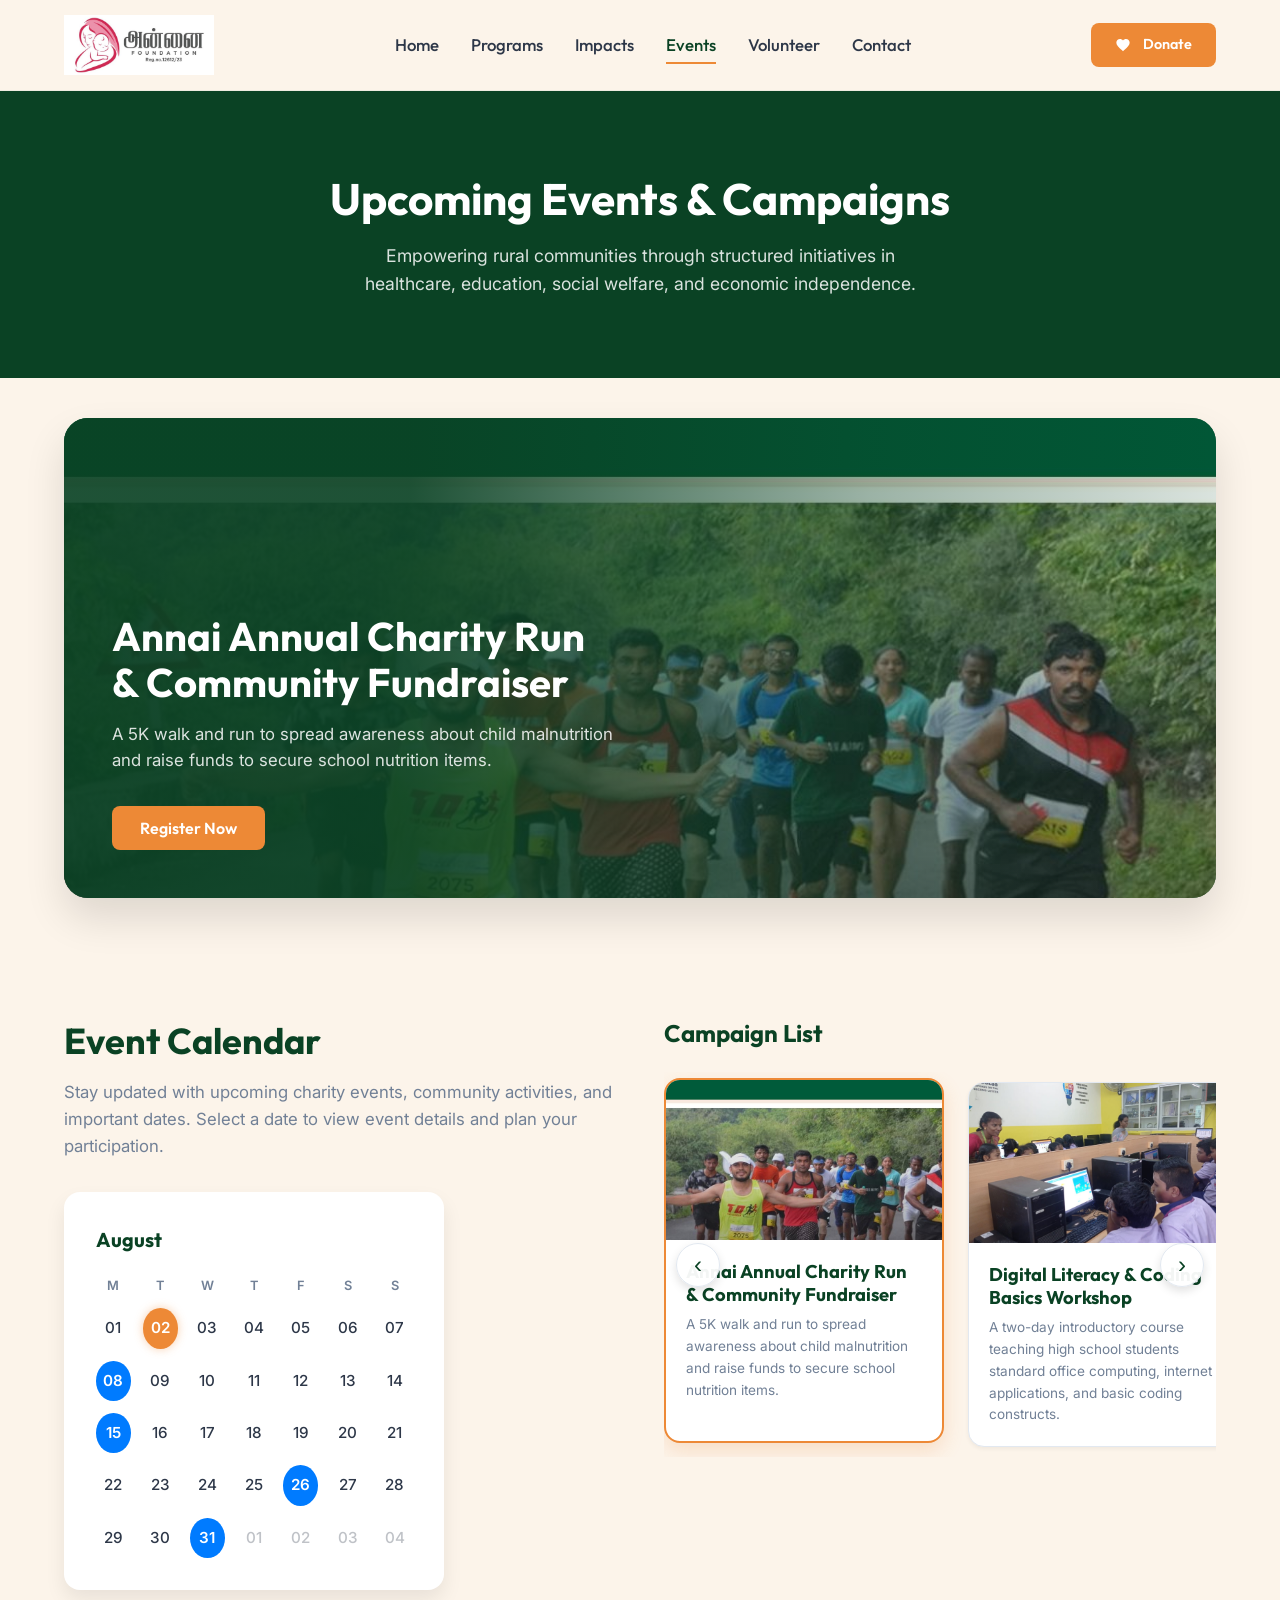
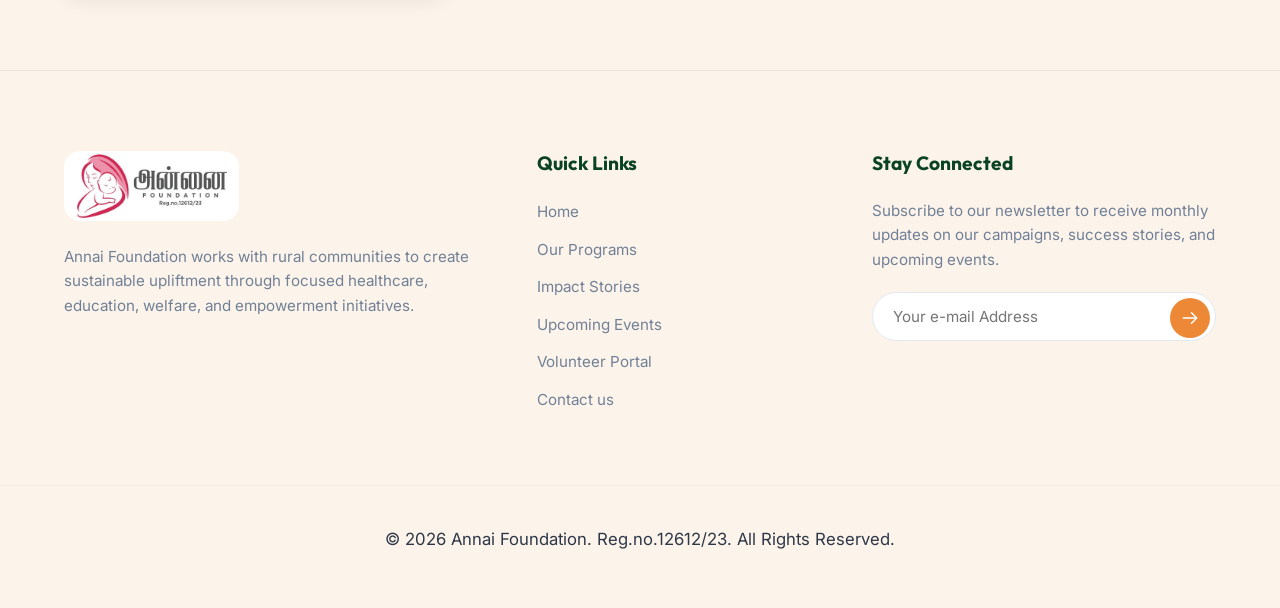
<file: events.html>
<!DOCTYPE html>
<html lang="en">
<head>
  <meta charset="UTF-8">
  <meta name="viewport" content="width=device-width, initial-scale=1.0">
  <title>Upcoming Events & Campaigns - Annai Foundation</title>
  <meta name="description" content="Stay updated with Annai Foundation's upcoming charity events, community workshops, fundraisers, and our interactive event calendar.">
  <link rel="stylesheet" href="css/style-v2.css">
</head>
<body>

  <!-- Navigation Header -->
  <header class="header" id="mainHeader">
    <div class="container header-container">
      <a href="index.html" class="logo-link" id="logoLink">
        <img src="asset/annai-logo-main - Copy.jpeg" alt="Annai Foundation Logo" class="logo-img">
      </a>
      
      <button class="menu-toggle" id="menuToggle" aria-label="Toggle navigation">
        <span></span>
        <span></span>
        <span></span>
      </button>

      <nav class="nav-menu" id="navMenu">
        <a href="index.html" class="nav-link" id="navHome">Home</a>
        <a href="programs.html" class="nav-link" id="navPrograms">Programs</a>
        <a href="impact.html" class="nav-link" id="navImpact">Impacts</a>
        <a href="events.html" class="nav-link active" id="navEvents">Events</a>
        <a href="volunteer.html" class="nav-link" id="navVolunteer">Volunteer</a>
        <a href="contact.html" class="nav-link" id="navContact">Contact</a>
        <a href="donate.html" class="btn btn-primary btn-sm btn-donate-header mobile-only" id="navDonateMobile">Donate</a>
      </nav>

      <div class="header-actions">
        <a href="donate.html" class="btn btn-primary btn-sm btn-donate-header" id="navDonate">
          <svg width="16" height="16" fill="currentColor" viewBox="0 0 24 24" style="vertical-align: middle; margin-right: 4px;">
            <path d="M12 21.35l-1.45-1.32C5.4 15.36 2 12.28 2 8.5 2 5.42 4.42 3 7.5 3c1.74 0 3.41.81 4.5 2.09C13.09 3.81 14.76 3 16.5 3 19.5 3 22 5.42 22 8.5c0 3.78-3.4 6.86-8.55 11.54L12 21.35z"/>
          </svg>
          Donate
        </a>
      </div>
    </div>
  </header>

  <main>
    <!-- Page Hero Banner -->
    <section class="page-hero-banner" id="eventsHero">
      <div class="container">
        <h1>Upcoming Events & Campaigns</h1>
        <p>Empowering rural communities through structured initiatives in healthcare, education, social welfare, and economic independence.</p>
      </div>
    </section>

    <!-- Featured Event Section -->
    <section class="event-featured-section" id="featuredCampaign">
      <div class="container">
        <div class="event-featured-banner" id="featuredEventBanner">
          <img src="asset/event-featured.jpg" alt="Charity run participants marathon" class="event-featured-bg" id="featuredEventImg">
          <div class="event-featured-overlay"></div>
          <div class="event-featured-content" id="featuredEventContent">
            <h2 id="featuredEventTitle">Annai Annual Charity Run & Community Fundraiser</h2>
            <p id="featuredEventDesc">A 5K walk and run to spread awareness about child malnutrition and raise funds to secure school nutrition items.</p>
            <button class="btn btn-primary" onclick="alert('Registration open! Complete the form details to secure your spot.');">Register Now</button>
          </div>
        </div>
      </div>
    </section>

    <!-- Event Calendar and Carousel Section -->
    <section class="section" id="calendarSection">
      <div class="container event-calendar-container">
        <!-- Left: Calendar info and widget -->
        <div class="calendar-card-left">
          <h2>Event Calendar</h2>
          <p>Stay updated with upcoming charity events, community activities, and important dates. Select a date to view event details and plan your participation.</p>
          
          <!-- Interactive Calendar Widget -->
          <div class="calendar-widget">
            <div class="calendar-month">August</div>
            <div class="calendar-grid" id="calendarGrid">
              <div class="calendar-day-label">m</div>
              <div class="calendar-day-label">t</div>
              <div class="calendar-day-label">w</div>
              <div class="calendar-day-label">t</div>
              <div class="calendar-day-label">f</div>
              <div class="calendar-day-label">s</div>
              <div class="calendar-day-label">s</div>

              <!-- Day elements -->
              <div class="calendar-day">01</div>
              <div class="calendar-day event-active selected" data-date="02" title="Annual Charity Run">02</div>
              <div class="calendar-day">03</div>
              <div class="calendar-day">04</div>
              <div class="calendar-day">05</div>
              <div class="calendar-day">06</div>
              <div class="calendar-day">07</div>

              <div class="calendar-day event-active" data-date="08" title="School Study Kits Drive">08</div>
              <div class="calendar-day">09</div>
              <div class="calendar-day">10</div>
              <div class="calendar-day">11</div>
              <div class="calendar-day">12</div>
              <div class="calendar-day">13</div>
              <div class="calendar-day">14</div>

              <div class="calendar-day event-active" data-date="15" title="Sewing Machine Gift Event">15</div>
              <div class="calendar-day">16</div>
              <div class="calendar-day">17</div>
              <div class="calendar-day">18</div>
              <div class="calendar-day">19</div>
              <div class="calendar-day">20</div>
              <div class="calendar-day">21</div>

              <div class="calendar-day">22</div>
              <div class="calendar-day">23</div>
              <div class="calendar-day">24</div>
              <div class="calendar-day">25</div>
              <div class="calendar-day event-active" data-date="26" title="Coding Basics Workshop">26</div>
              <div class="calendar-day">27</div>
              <div class="calendar-day">28</div>

              <div class="calendar-day">29</div>
              <div class="calendar-day">30</div>
              <div class="calendar-day event-active" data-date="31" title="Rural Health Camp">31</div>
              <!-- Empty cells for padding next month -->
              <div class="calendar-day empty">01</div>
              <div class="calendar-day empty">02</div>
              <div class="calendar-day empty">03</div>
              <div class="calendar-day empty">04</div>
            </div>
          </div>
        </div>

        <!-- Right: Event card carousel -->
        <div style="display: flex; flex-direction: column; justify-content: center; gap: 24px; position: relative; min-width: 0;">
          <h3 style="margin-bottom: 0;">Campaign List</h3>

          <div class="event-carousel-wrapper">
            <button class="carousel-btn prev" aria-label="Previous event">‹</button>
            <div class="event-carousel" id="eventCarousel">
              <!-- Card 1 -->
              <div class="carousel-card active" id="event-run" data-date="02" data-img="asset/event-featured.jpg" data-title="Annai Annual Charity Run & Community Fundraiser" data-desc="A 5K walk and run to spread awareness about child malnutrition and raise funds to secure school nutrition items.">
                <img src="asset/event-featured.jpg" alt="People running in marathon" class="carousel-card-img">
                <div class="carousel-card-body">
                  <h3>Annai Annual Charity Run & Community Fundraiser</h3>
                  <p>A 5K walk and run to spread awareness about child malnutrition and raise funds to secure school nutrition items.</p>
                </div>
              </div>

              <!-- Card 2 -->
              <div class="carousel-card" id="event-coding" data-date="26" data-img="asset/sakthi_school_coding_workshop_3 - Copy.jpeg" data-title="Digital Literacy & Coding Basics Workshop" data-desc="A two-day introductory course teaching high school students standard office computing, internet applications, and basic coding constructs.">
                <img src="asset/sakthi_school_coding_workshop_3 - Copy.jpeg" alt="Students in computer lab class" class="carousel-card-img">
                <div class="carousel-card-body">
                  <h3>Digital Literacy & Coding Basics Workshop</h3>
                  <p>A two-day introductory course teaching high school students standard office computing, internet applications, and basic coding constructs.</p>
                </div>
              </div>

              <!-- Card 3 -->
              <div class="carousel-card" id="event-health" data-date="31" data-img="asset/WhatsApp Image 2026-07-23 at 09.31.38 - Copy.jpeg" data-title="Rural Health & General Diagnostic Camp" data-desc="Providing free consultations, diabetic screenings, general diagnostics, and free prescription medications to village seniors.">
                <img src="asset/WhatsApp Image 2026-07-23 at 09.31.38 - Copy.jpeg" alt="Seniors having eye exams in rural health camp" class="carousel-card-img">
                <div class="carousel-card-body">
                  <h3>Rural Health & General Diagnostic Camp</h3>
                  <p>Providing free consultations, diabetic screenings, general diagnostics, and free prescription medications to village seniors.</p>
                </div>
              </div>

              <!-- Card 4 -->
              <div class="carousel-card" id="event-kits" data-date="08" data-img="asset/case-img-1 - Copy.jpg" data-title="Rural Primary School Study Kits Drive" data-desc="Distributing educational kits containing textbooks, notebooks, writing materials, and bags to over 300 primary school children.">
                <img src="asset/case-img-1 - Copy.jpg" alt="Students sitting with new study kits" class="carousel-card-img">
                <div class="carousel-card-body">
                  <h3>Rural Primary School Study Kits Drive</h3>
                  <p>Distributing educational kits containing textbooks, notebooks, writing materials, and bags to over 300 primary school children.</p>
                </div>
              </div>

              <!-- Card 5 -->
              <div class="carousel-card" id="event-sewing" data-date="15" data-img="asset/a37b89723c - Copy.jpg" data-title="Livelihood Training Sewing Machine Gift Event" data-desc="Celebrating the graduation of our tailoring course. Distributing free industrial sewing machines and startup kits to 25 women graduates.">
                <img src="asset/a37b89723c - Copy.jpg" alt="Women sitting around a sewing machine" class="carousel-card-img">
                <div class="carousel-card-body">
                  <h3>Livelihood Training Sewing Machine Gift Event</h3>
                  <p>Celebrating the graduation of our tailoring course. Distributing free industrial sewing machines and startup kits to 25 women graduates.</p>
                </div>
              </div>
            </div>
            <button class="carousel-btn next" aria-label="Next event">›</button>
          </div>
        </div>
      </div>
    </section>
  </main>

  <!-- Footer -->
  <footer class="footer">
    <div class="container footer-top">
      <div class="footer-logo-section">
        <img src="asset/annai-logo-main - Copy.jpeg" alt="Annai Foundation Logo" class="footer-logo">
        <p class="footer-description">Annai Foundation works with rural communities to create sustainable upliftment through focused healthcare, education, welfare, and empowerment initiatives.</p>
      </div>
      <div>
        <h4 class="footer-title">Quick Links</h4>
        <ul class="footer-links">
          <li><a href="index.html">Home</a></li>
          <li><a href="programs.html">Our Programs</a></li>
          <li><a href="impact.html">Impact Stories</a></li>
          <li><a href="events.html">Upcoming Events</a></li>
          <li><a href="volunteer.html">Volunteer Portal</a></li>
          <li><a href="contact.html">Contact us</a></li>
        </ul>
      </div>
      <div>
        <h4 class="footer-title">Stay Connected</h4>
        <p class="footer-newsletter-text">Subscribe to our newsletter to receive monthly updates on our campaigns, success stories, and upcoming events.</p>
        <form class="newsletter-form" id="newsletterForm" onsubmit="event.preventDefault(); alert('Subscribed successfully!'); this.reset();">
          <input type="email" placeholder="Your e-mail Address" class="newsletter-input" required id="newsletterEmail">
          <button type="submit" class="newsletter-submit" aria-label="Subscribe">
            <svg width="18" height="18" fill="none" stroke="currentColor" stroke-width="2" viewBox="0 0 24 24">
              <path stroke-linecap="round" stroke-linejoin="round" d="M14 5l7 7m0 0l-7 7m7-7H3"/>
            </svg>
          </button>
        </form>
      </div>
    </div>
    <div class="footer-bottom">
      <div class="container">
        <p>&copy; 2026 Annai Foundation. Reg.no.12612/23. All Rights Reserved.</p>
      </div>
    </div>
  </footer>

  <script src="js/main.js"></script>
</body>
</html>
</file>
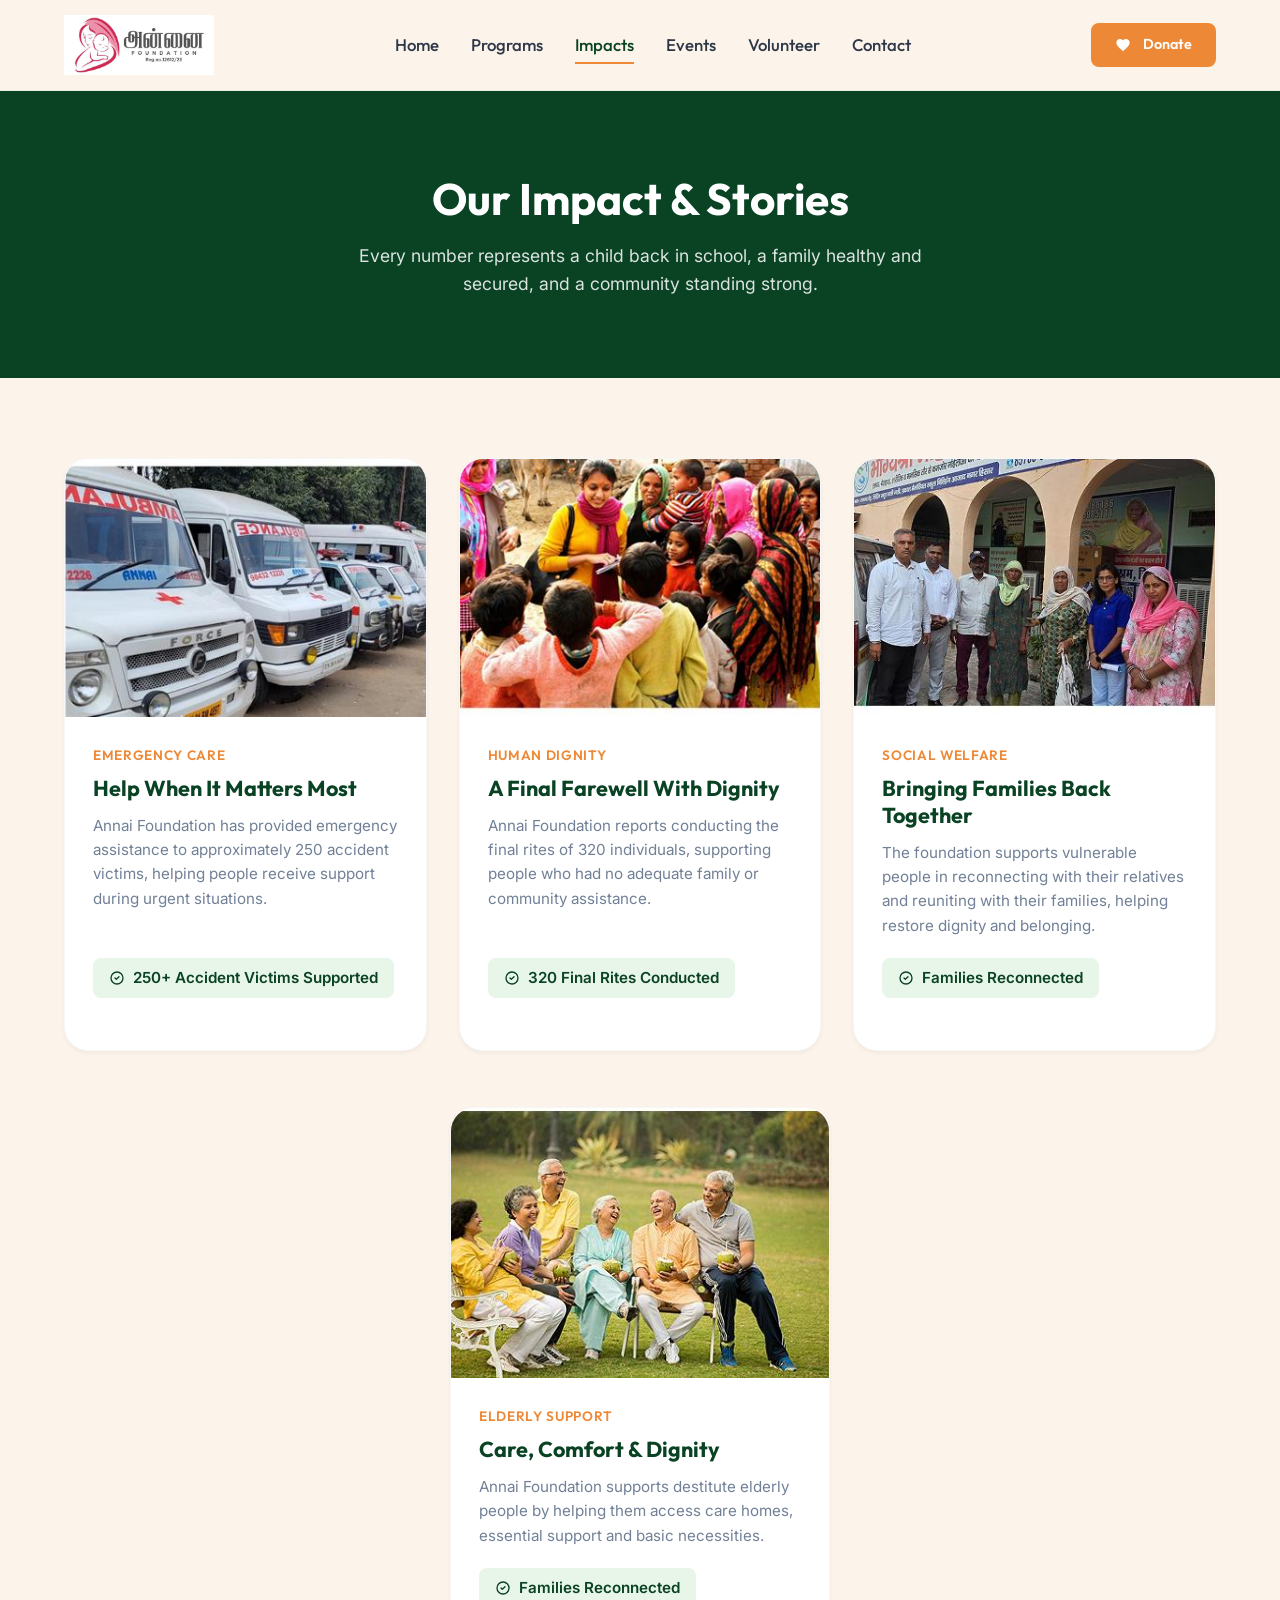
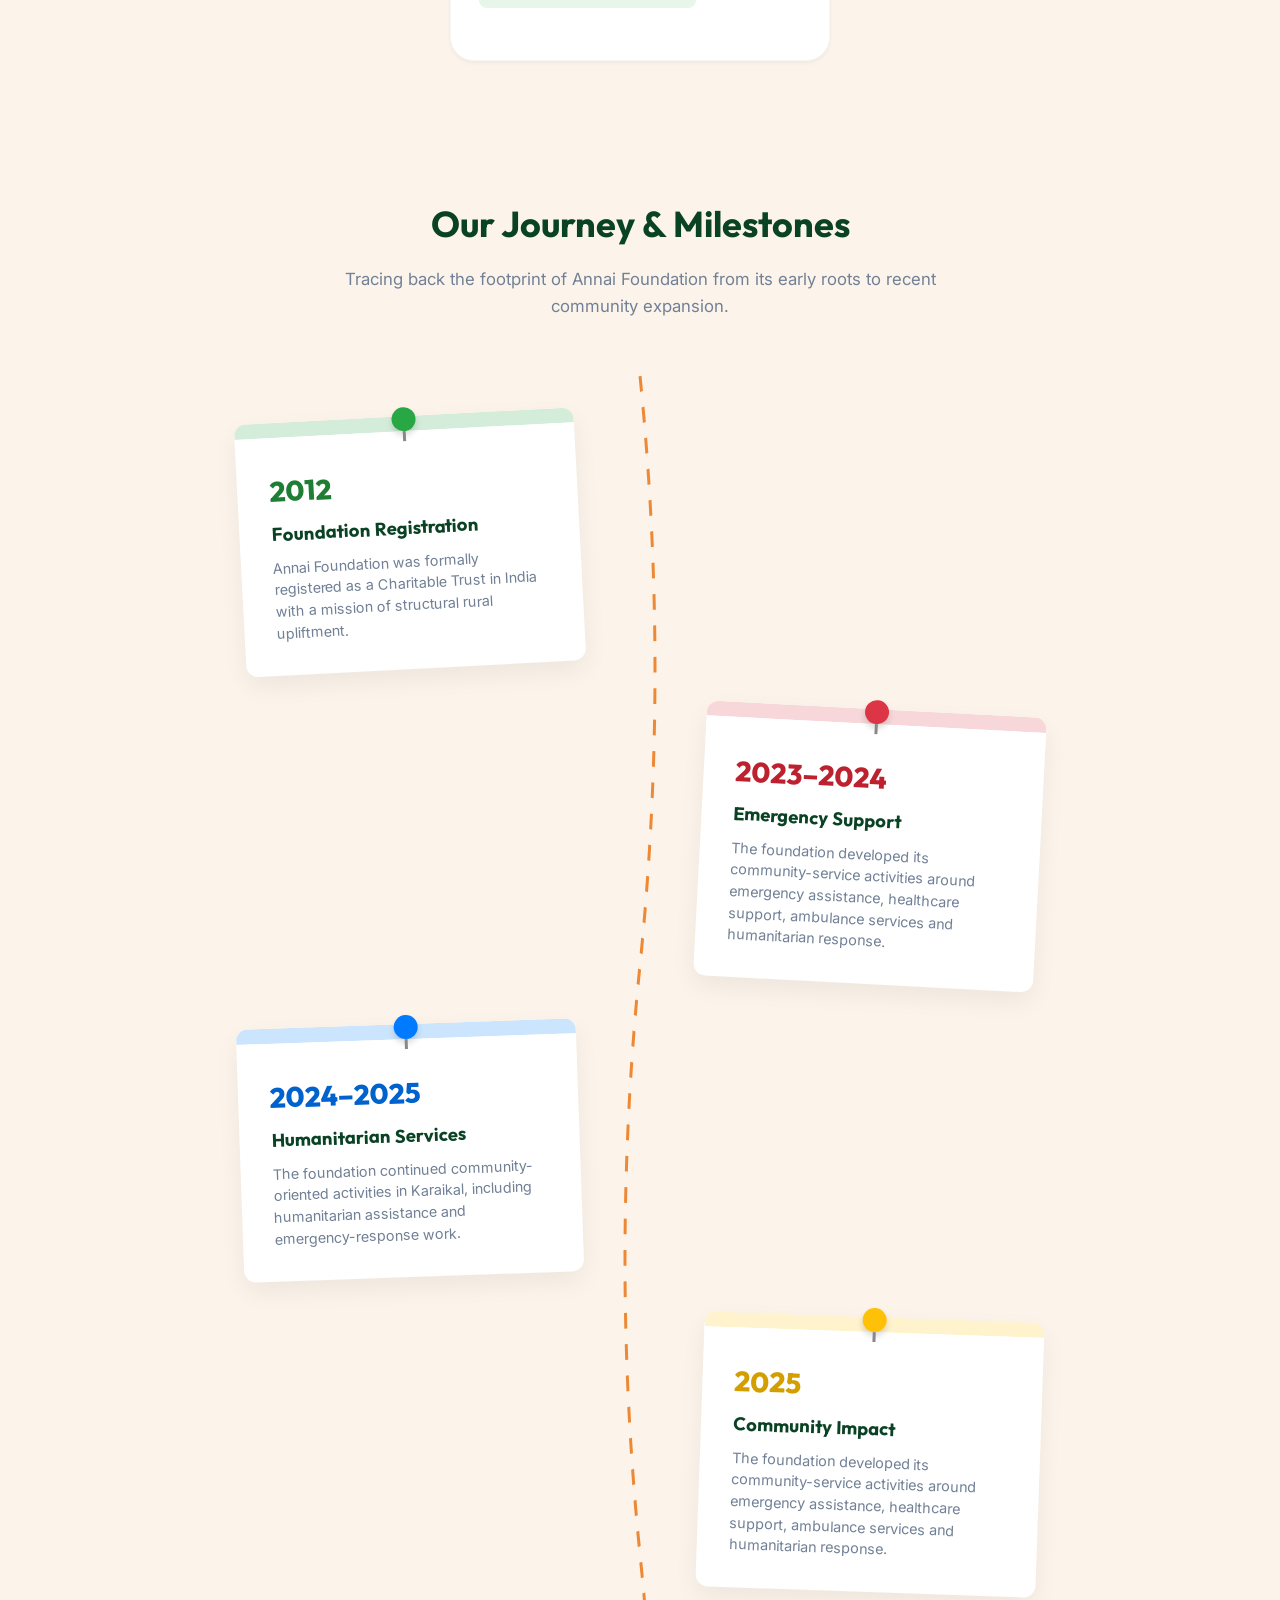
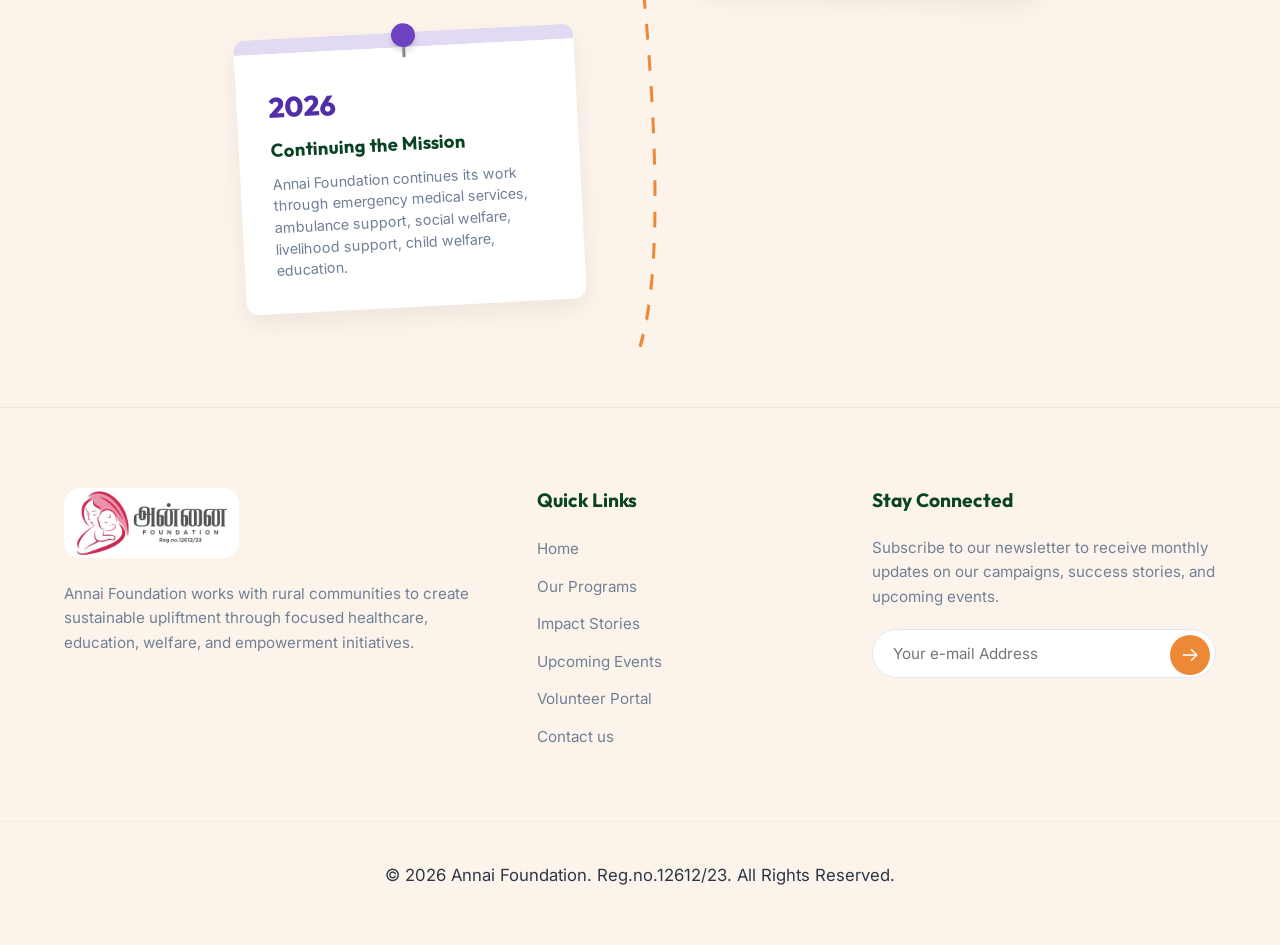
<file: impact.html>
<!DOCTYPE html>
<html lang="en">
<head>
  <meta charset="UTF-8">
  <meta name="viewport" content="width=device-width, initial-scale=1.0">
  <title>Our Impact & Stories - Annai Foundation</title>
  <meta name="description" content="Discover how Annai Foundation transforms lives through medical emergency care, human dignity services, family reunification, elderly comfort care, and a visual history timeline.">
  <link rel="stylesheet" href="css/style-v2.css">
</head>
<body>

  <!-- Navigation Header -->
  <header class="header" id="mainHeader">
    <div class="container header-container">
      <a href="index.html" class="logo-link" id="logoLink">
        <img src="asset/annai-logo-main - Copy.jpeg" alt="Annai Foundation Logo" class="logo-img">
      </a>
      
      <button class="menu-toggle" id="menuToggle" aria-label="Toggle navigation">
        <span></span>
        <span></span>
        <span></span>
      </button>

      <nav class="nav-menu" id="navMenu">
        <a href="index.html" class="nav-link" id="navHome">Home</a>
        <a href="programs.html" class="nav-link" id="navPrograms">Programs</a>
        <a href="impact.html" class="nav-link active" id="navImpact">Impacts</a>
        <a href="events.html" class="nav-link" id="navEvents">Events</a>
        <a href="volunteer.html" class="nav-link" id="navVolunteer">Volunteer</a>
        <a href="contact.html" class="nav-link" id="navContact">Contact</a>
        <a href="donate.html" class="btn btn-primary btn-sm btn-donate-header mobile-only" id="navDonateMobile">Donate</a>
      </nav>

      <div class="header-actions">
        <a href="donate.html" class="btn btn-primary btn-sm btn-donate-header" id="navDonate">
          <svg width="16" height="16" fill="currentColor" viewBox="0 0 24 24" style="vertical-align: middle; margin-right: 4px;">
            <path d="M12 21.35l-1.45-1.32C5.4 15.36 2 12.28 2 8.5 2 5.42 4.42 3 7.5 3c1.74 0 3.41.81 4.5 2.09C13.09 3.81 14.76 3 16.5 3 19.5 3 22 5.42 22 8.5c0 3.78-3.4 6.86-8.55 11.54L12 21.35z"/>
          </svg>
          Donate
        </a>
      </div>
    </div>
  </header>

  <main>
    <!-- Page Hero Banner -->
    <section class="page-hero-banner" id="impactHero">
      <div class="container">
        <h1>Our Impact & Stories</h1>
        <p>Every number represents a child back in school, a family healthy and secured, and a community standing strong.</p>
      </div>
    </section>

    <!-- Impact Stories Grid -->
    <section class="section" id="impactStories">
      <div class="container">
        <div class="programs-grid" style="margin-bottom: 56px;">
          <!-- Card 1 -->
          <div class="program-card">
            <div class="program-img-container">
              <img src="asset/impact-ambulances.jpg" alt="Ambulances lined up ready for dispatch">
            </div>
            <div class="program-body">
              <span class="program-category">Emergency Care</span>
              <h3>Help When It Matters Most</h3>
              <p>Annai Foundation has provided emergency assistance to approximately 250 accident victims, helping people receive support during urgent situations.</p>
              <div class="program-stat">
                <svg width="16" height="16" fill="none" stroke="currentColor" stroke-width="2" viewBox="0 0 24 24">
                  <path stroke-linecap="round" stroke-linejoin="round" d="M9 12l2 2 4-4m6 2a9 9 0 11-18 0 9 9 0 0118 0z"/>
                </svg>
                250+ Accident Victims Supported
              </div>
            </div>
          </div>

          <!-- Card 2 -->
          <div class="program-card">
            <div class="program-img-container">
              <img src="asset/impact-children.jpg" alt="Children and mothers gathered at foundation event">
            </div>
            <div class="program-body">
              <span class="program-category">Human Dignity</span>
              <h3>A Final Farewell With Dignity</h3>
              <p>Annai Foundation reports conducting the final rites of 320 individuals, supporting people who had no adequate family or community assistance.</p>
              <div class="program-stat">
                <svg width="16" height="16" fill="none" stroke="currentColor" stroke-width="2" viewBox="0 0 24 24">
                  <path stroke-linecap="round" stroke-linejoin="round" d="M9 12l2 2 4-4m6 2a9 9 0 11-18 0 9 9 0 0118 0z"/>
                </svg>
                320 Final Rites Conducted
              </div>
            </div>
          </div>

          <!-- Card 3 -->
          <div class="program-card">
            <div class="program-img-container">
              <img src="asset/impact-social.jpg" alt="Family members reunited under foundation care">
            </div>
            <div class="program-body">
              <span class="program-category">Social Welfare</span>
              <h3>Bringing Families Back Together</h3>
              <p>The foundation supports vulnerable people in reconnecting with their relatives and reuniting with their families, helping restore dignity and belonging.</p>
              <div class="program-stat">
                <svg width="16" height="16" fill="none" stroke="currentColor" stroke-width="2" viewBox="0 0 24 24">
                  <path stroke-linecap="round" stroke-linejoin="round" d="M9 12l2 2 4-4m6 2a9 9 0 11-18 0 9 9 0 0118 0z"/>
                </svg>
                Families Reconnected
              </div>
            </div>
          </div>
        </div>

        <!-- Row 2 Centered Card -->
        <div style="display: flex; justify-content: center;">
          <div class="program-card" style="max-width: 380px;">
            <div class="program-img-container">
              <img src="asset/impact-elderly.jpg" alt="Destitute seniors resting in community center">
            </div>
            <div class="program-body">
              <span class="program-category">Elderly Support</span>
              <h3>Care, Comfort & Dignity</h3>
              <p>Annai Foundation supports destitute elderly people by helping them access care homes, essential support and basic necessities.</p>
              <div class="program-stat">
                <svg width="16" height="16" fill="none" stroke="currentColor" stroke-width="2" viewBox="0 0 24 24">
                  <path stroke-linecap="round" stroke-linejoin="round" d="M9 12l2 2 4-4m6 2a9 9 0 11-18 0 9 9 0 0118 0z"/>
                </svg>
                Families Reconnected
              </div>
            </div>
          </div>
        </div>
      </div>
    </section>

    <!-- Timeline Section -->
    <section class="timeline-section" id="ourJourney">
      <div class="container">
        <div class="section-header">
          <h2>Our Journey & Milestones</h2>
          <p>Tracing back the footprint of Annai Foundation from its early roots to recent community expansion.</p>
        </div>

        <div class="timeline-container">
          <!-- Connector Dotted Lines (Drawn using relative position or SVG paths) -->
          <svg class="timeline-svg-path" viewBox="0 0 100 800" preserveAspectRatio="none">
            <path d="M 50 0 Q 80 150 50 300 T 50 600 T 50 800" fill="none" stroke="#ED8936" stroke-width="3" stroke-dasharray="8,8" />
          </svg>
          
          <div class="timeline-cards-wrapper">
            <!-- 2012 Card (Left) -->
            <div class="timeline-row timeline-row-left">
              <div class="timeline-note-card green">
                <div class="pushpin"></div>
                <div class="timeline-card-year">2012</div>
                <h3 class="timeline-card-title">Foundation Registration</h3>
                <p class="timeline-card-text">Annai Foundation was formally registered as a Charitable Trust in India with a mission of structural rural upliftment.</p>
              </div>
            </div>

            <!-- 2023-2024 Card (Right) -->
            <div class="timeline-row timeline-row-right">
              <div class="timeline-note-card red">
                <div class="pushpin"></div>
                <div class="timeline-card-year">2023–2024</div>
                <h3 class="timeline-card-title">Emergency Support</h3>
                <p class="timeline-card-text">The foundation developed its community-service activities around emergency assistance, healthcare support, ambulance services and humanitarian response.</p>
              </div>
            </div>

            <!-- 2024-2025 Card (Left) -->
            <div class="timeline-row timeline-row-left">
              <div class="timeline-note-card blue">
                <div class="pushpin"></div>
                <div class="timeline-card-year">2024–2025</div>
                <h3 class="timeline-card-title">Humanitarian Services</h3>
                <p class="timeline-card-text">The foundation continued community-oriented activities in Karaikal, including humanitarian assistance and emergency-response work.</p>
              </div>
            </div>

            <!-- 2025 Card (Right) -->
            <div class="timeline-row timeline-row-right">
              <div class="timeline-note-card yellow">
                <div class="pushpin"></div>
                <div class="timeline-card-year">2025</div>
                <h3 class="timeline-card-title">Community Impact</h3>
                <p class="timeline-card-text">The foundation developed its community-service activities around emergency assistance, healthcare support, ambulance services and humanitarian response.</p>
              </div>
            </div>

            <!-- 2026 Card (Left) -->
            <div class="timeline-row timeline-row-left">
              <div class="timeline-note-card purple">
                <div class="pushpin"></div>
                <div class="timeline-card-year">2026</div>
                <h3 class="timeline-card-title">Continuing the Mission</h3>
                <p class="timeline-card-text">Annai Foundation continues its work through emergency medical services, ambulance support, social welfare, livelihood support, child welfare, education.</p>
              </div>
            </div>
          </div>
        </div>
      </div>
    </section>
  </main>

  <!-- Footer -->
  <footer class="footer">
    <div class="container footer-top">
      <div class="footer-logo-section">
        <img src="asset/annai-logo-main - Copy.jpeg" alt="Annai Foundation Logo" class="footer-logo">
        <p class="footer-description">Annai Foundation works with rural communities to create sustainable upliftment through focused healthcare, education, welfare, and empowerment initiatives.</p>
      </div>
      <div>
        <h4 class="footer-title">Quick Links</h4>
        <ul class="footer-links">
          <li><a href="index.html">Home</a></li>
          <li><a href="programs.html">Our Programs</a></li>
          <li><a href="impact.html">Impact Stories</a></li>
          <li><a href="events.html">Upcoming Events</a></li>
          <li><a href="volunteer.html">Volunteer Portal</a></li>
          <li><a href="contact.html">Contact us</a></li>
        </ul>
      </div>
      <div>
        <h4 class="footer-title">Stay Connected</h4>
        <p class="footer-newsletter-text">Subscribe to our newsletter to receive monthly updates on our campaigns, success stories, and upcoming events.</p>
        <form class="newsletter-form" id="newsletterForm" onsubmit="event.preventDefault(); alert('Subscribed successfully!'); this.reset();">
          <input type="email" placeholder="Your e-mail Address" class="newsletter-input" required id="newsletterEmail">
          <button type="submit" class="newsletter-submit" aria-label="Subscribe">
            <svg width="18" height="18" fill="none" stroke="currentColor" stroke-width="2" viewBox="0 0 24 24">
              <path stroke-linecap="round" stroke-linejoin="round" d="M14 5l7 7m0 0l-7 7m7-7H3"/>
            </svg>
          </button>
        </form>
      </div>
    </div>
    <div class="footer-bottom">
      <div class="container">
        <p>&copy; 2026 Annai Foundation. Reg.no.12612/23. All Rights Reserved.</p>
      </div>
    </div>
  </footer>

  <script src="js/main.js"></script>
</body>
</html>
</file>
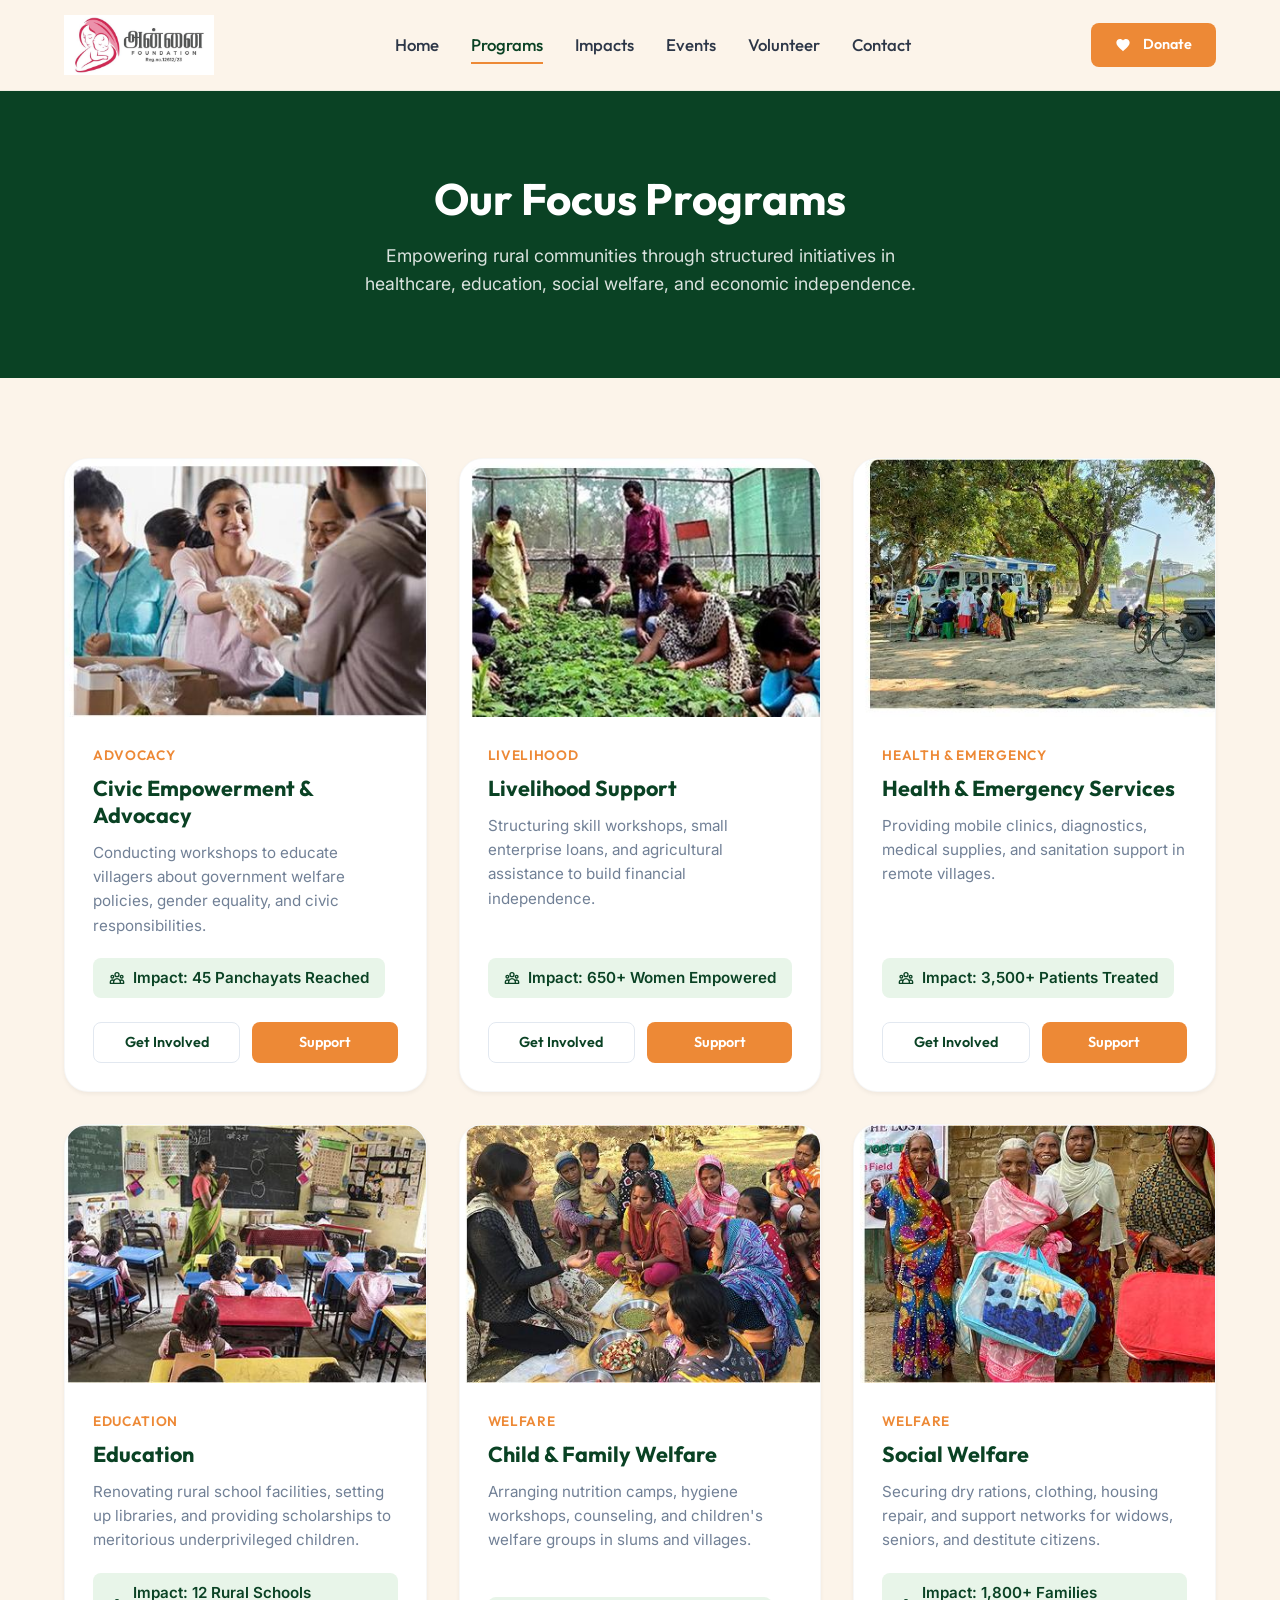
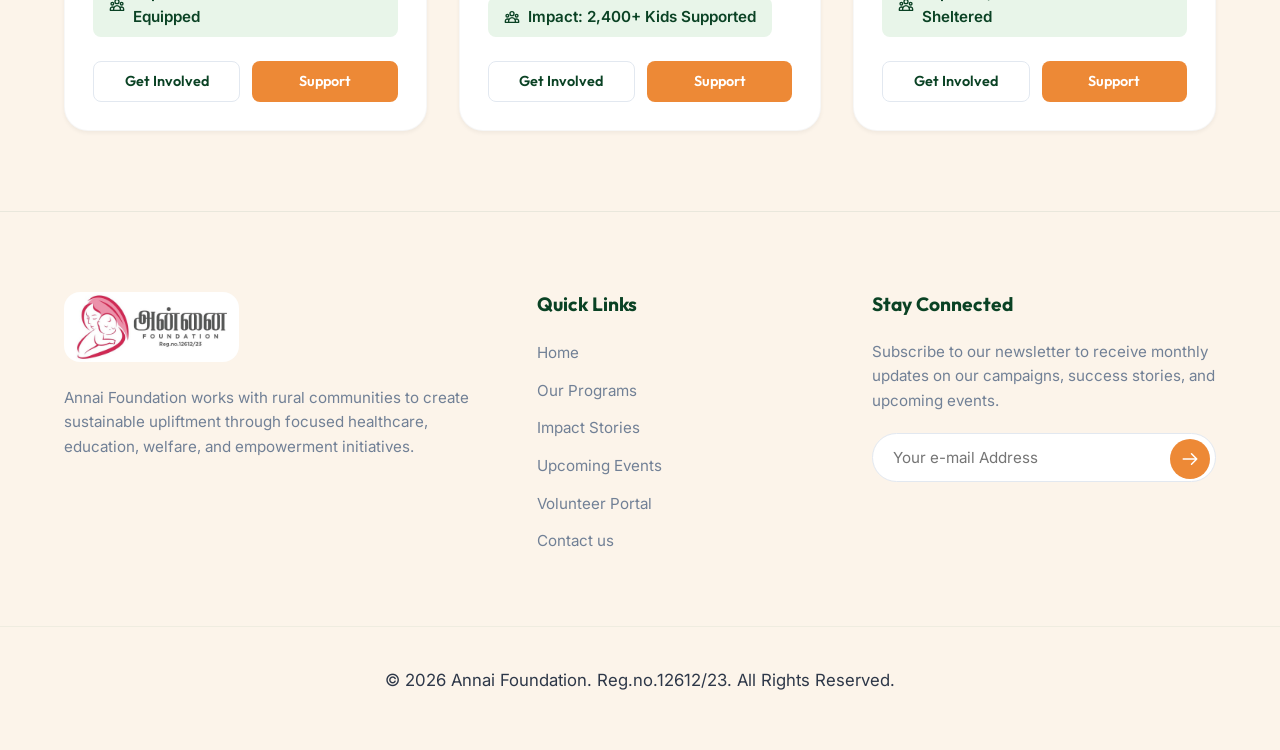
<file: programs.html>
<!DOCTYPE html>
<html lang="en">
<head>
  <meta charset="UTF-8">
  <meta name="viewport" content="width=device-width, initial-scale=1.0">
  <title>Our Focus Programs - Annai Foundation</title>
  <meta name="description" content="Explore the structured initiatives of Annai Foundation driving civic empowerment, livelihood support, healthcare, education, child welfare, and social assistance in India.">
  <link rel="stylesheet" href="css/style-v2.css">
</head>
<body>

  <!-- Navigation Header -->
  <header class="header" id="mainHeader">
    <div class="container header-container">
      <a href="index.html" class="logo-link" id="logoLink">
        <img src="asset/annai-logo-main - Copy.jpeg" alt="Annai Foundation Logo" class="logo-img">
      </a>
      
      <button class="menu-toggle" id="menuToggle" aria-label="Toggle navigation">
        <span></span>
        <span></span>
        <span></span>
      </button>

      <nav class="nav-menu" id="navMenu">
        <a href="index.html" class="nav-link" id="navHome">Home</a>
        <a href="programs.html" class="nav-link active" id="navPrograms">Programs</a>
        <a href="impact.html" class="nav-link" id="navImpact">Impacts</a>
        <a href="events.html" class="nav-link" id="navEvents">Events</a>
        <a href="volunteer.html" class="nav-link" id="navVolunteer">Volunteer</a>
        <a href="contact.html" class="nav-link" id="navContact">Contact</a>
        <a href="donate.html" class="btn btn-primary btn-sm btn-donate-header mobile-only" id="navDonateMobile">Donate</a>
      </nav>

      <div class="header-actions">
        <a href="donate.html" class="btn btn-primary btn-sm btn-donate-header" id="navDonate">
          <svg width="16" height="16" fill="currentColor" viewBox="0 0 24 24" style="vertical-align: middle; margin-right: 4px;">
            <path d="M12 21.35l-1.45-1.32C5.4 15.36 2 12.28 2 8.5 2 5.42 4.42 3 7.5 3c1.74 0 3.41.81 4.5 2.09C13.09 3.81 14.76 3 16.5 3 19.5 3 22 5.42 22 8.5c0 3.78-3.4 6.86-8.55 11.54L12 21.35z"/>
          </svg>
          Donate
        </a>
      </div>
    </div>
  </header>

  <main>
    <!-- Page Hero Banner -->
    <section class="page-hero-banner" id="programsHero">
      <div class="container">
        <h1>Our Focus Programs</h1>
        <p>Empowering rural communities through structured initiatives in healthcare, education, social welfare, and economic independence.</p>
      </div>
    </section>

    <!-- Programs Grid Section -->
    <section class="section" id="allPrograms">
      <div class="container">
        <div class="programs-grid">
          <!-- Card 1 -->
          <div class="program-card">
            <div class="program-img-container">
              <img src="asset/prog-civic.jpg" alt="Civic Empowerment & Advocacy">
            </div>
            <div class="program-body">
              <span class="program-category">Advocacy</span>
              <h3>Civic Empowerment & Advocacy</h3>
              <p>Conducting workshops to educate villagers about government welfare policies, gender equality, and civic responsibilities.</p>
              <div class="program-stat">
                <svg width="16" height="16" fill="none" stroke="currentColor" stroke-width="2" viewBox="0 0 24 24">
                  <path stroke-linecap="round" stroke-linejoin="round" d="M17 20h5v-2a3 3 0 00-5.356-1.857M17 20H7m10 0v-2c0-.656-.126-1.283-.356-1.857M7 20H2v-2a3 3 0 015.356-1.857M7 20v-2c0-.656.126-1.283.356-1.857m0 0a5.002 5.002 0 019.288 0M15 7a3 3 0 11-6 0 3 3 0 016 0zm6 3a2 2 0 11-4 0 2 2 0 014 0zM7 10a2 2 0 11-4 0 2 2 0 014 0z"/>
                </svg>
                Impact: 45 Panchayats Reached
              </div>
              <div class="program-footer-actions">
                <a href="volunteer.html" class="btn btn-outline btn-sm">Get Involved</a>
                <a href="donate.html" class="btn btn-primary btn-sm">Support</a>
              </div>
            </div>
          </div>

          <!-- Card 2 -->
          <div class="program-card">
            <div class="program-img-container">
              <img src="asset/prog-livelihood.jpg" alt="Livelihood Support">
            </div>
            <div class="program-body">
              <span class="program-category">Livelihood</span>
              <h3>Livelihood Support</h3>
              <p>Structuring skill workshops, small enterprise loans, and agricultural assistance to build financial independence.</p>
              <div class="program-stat">
                <svg width="16" height="16" fill="none" stroke="currentColor" stroke-width="2" viewBox="0 0 24 24">
                  <path stroke-linecap="round" stroke-linejoin="round" d="M17 20h5v-2a3 3 0 00-5.356-1.857M17 20H7m10 0v-2c0-.656-.126-1.283-.356-1.857M7 20H2v-2a3 3 0 015.356-1.857M7 20v-2c0-.656.126-1.283.356-1.857m0 0a5.002 5.002 0 019.288 0M15 7a3 3 0 11-6 0 3 3 0 016 0zm6 3a2 2 0 11-4 0 2 2 0 014 0zM7 10a2 2 0 11-4 0 2 2 0 014 0z"/>
                </svg>
                Impact: 650+ Women Empowered
              </div>
              <div class="program-footer-actions">
                <a href="volunteer.html" class="btn btn-outline btn-sm">Get Involved</a>
                <a href="donate.html" class="btn btn-primary btn-sm">Support</a>
              </div>
            </div>
          </div>

          <!-- Card 3 -->
          <div class="program-card">
            <div class="program-img-container">
              <img src="asset/prog-health.jpg" alt="Health & Emergency Services">
            </div>
            <div class="program-body">
              <span class="program-category">Health & Emergency</span>
              <h3>Health & Emergency Services</h3>
              <p>Providing mobile clinics, diagnostics, medical supplies, and sanitation support in remote villages.</p>
              <div class="program-stat">
                <svg width="16" height="16" fill="none" stroke="currentColor" stroke-width="2" viewBox="0 0 24 24">
                  <path stroke-linecap="round" stroke-linejoin="round" d="M17 20h5v-2a3 3 0 00-5.356-1.857M17 20H7m10 0v-2c0-.656-.126-1.283-.356-1.857M7 20H2v-2a3 3 0 015.356-1.857M7 20v-2c0-.656.126-1.283.356-1.857m0 0a5.002 5.002 0 019.288 0M15 7a3 3 0 11-6 0 3 3 0 016 0zm6 3a2 2 0 11-4 0 2 2 0 014 0zM7 10a2 2 0 11-4 0 2 2 0 014 0z"/>
                </svg>
                Impact: 3,500+ Patients Treated
              </div>
              <div class="program-footer-actions">
                <a href="volunteer.html" class="btn btn-outline btn-sm">Get Involved</a>
                <a href="donate.html" class="btn btn-primary btn-sm">Support</a>
              </div>
            </div>
          </div>

          <!-- Card 4 -->
          <div class="program-card">
            <div class="program-img-container">
              <img src="asset/prog-education.jpg" alt="Education">
            </div>
            <div class="program-body">
              <span class="program-category">Education</span>
              <h3>Education</h3>
              <p>Renovating rural school facilities, setting up libraries, and providing scholarships to meritorious underprivileged children.</p>
              <div class="program-stat">
                <svg width="16" height="16" fill="none" stroke="currentColor" stroke-width="2" viewBox="0 0 24 24">
                  <path stroke-linecap="round" stroke-linejoin="round" d="M17 20h5v-2a3 3 0 00-5.356-1.857M17 20H7m10 0v-2c0-.656-.126-1.283-.356-1.857M7 20H2v-2a3 3 0 015.356-1.857M7 20v-2c0-.656.126-1.283.356-1.857m0 0a5.002 5.002 0 019.288 0M15 7a3 3 0 11-6 0 3 3 0 016 0zm6 3a2 2 0 11-4 0 2 2 0 014 0zM7 10a2 2 0 11-4 0 2 2 0 014 0z"/>
                </svg>
                Impact: 12 Rural Schools Equipped
              </div>
              <div class="program-footer-actions">
                <a href="volunteer.html" class="btn btn-outline btn-sm">Get Involved</a>
                <a href="donate.html" class="btn btn-primary btn-sm">Support</a>
              </div>
            </div>
          </div>

          <!-- Card 5 -->
          <div class="program-card">
            <div class="program-img-container">
              <img src="asset/prog-child-welfare.jpg" alt="Child & Family Welfare">
            </div>
            <div class="program-body">
              <span class="program-category">Welfare</span>
              <h3>Child & Family Welfare</h3>
              <p>Arranging nutrition camps, hygiene workshops, counseling, and children's welfare groups in slums and villages.</p>
              <div class="program-stat">
                <svg width="16" height="16" fill="none" stroke="currentColor" stroke-width="2" viewBox="0 0 24 24">
                  <path stroke-linecap="round" stroke-linejoin="round" d="M17 20h5v-2a3 3 0 00-5.356-1.857M17 20H7m10 0v-2c0-.656-.126-1.283-.356-1.857M7 20H2v-2a3 3 0 015.356-1.857M7 20v-2c0-.656.126-1.283.356-1.857m0 0a5.002 5.002 0 019.288 0M15 7a3 3 0 11-6 0 3 3 0 016 0zm6 3a2 2 0 11-4 0 2 2 0 014 0zM7 10a2 2 0 11-4 0 2 2 0 014 0z"/>
                </svg>
                Impact: 2,400+ Kids Supported
              </div>
              <div class="program-footer-actions">
                <a href="volunteer.html" class="btn btn-outline btn-sm">Get Involved</a>
                <a href="donate.html" class="btn btn-primary btn-sm">Support</a>
              </div>
            </div>
          </div>

          <!-- Card 6 -->
          <div class="program-card">
            <div class="program-img-container">
              <img src="asset/prog-social-welfare.jpg" alt="Social Welfare">
            </div>
            <div class="program-body">
              <span class="program-category">Welfare</span>
              <h3>Social Welfare</h3>
              <p>Securing dry rations, clothing, housing repair, and support networks for widows, seniors, and destitute citizens.</p>
              <div class="program-stat">
                <svg width="16" height="16" fill="none" stroke="currentColor" stroke-width="2" viewBox="0 0 24 24">
                  <path stroke-linecap="round" stroke-linejoin="round" d="M17 20h5v-2a3 3 0 00-5.356-1.857M17 20H7m10 0v-2c0-.656-.126-1.283-.356-1.857M7 20H2v-2a3 3 0 015.356-1.857M7 20v-2c0-.656.126-1.283.356-1.857m0 0a5.002 5.002 0 019.288 0M15 7a3 3 0 11-6 0 3 3 0 016 0zm6 3a2 2 0 11-4 0 2 2 0 014 0zM7 10a2 2 0 11-4 0 2 2 0 014 0z"/>
                </svg>
                Impact: 1,800+ Families Sheltered
              </div>
              <div class="program-footer-actions">
                <a href="volunteer.html" class="btn btn-outline btn-sm">Get Involved</a>
                <a href="donate.html" class="btn btn-primary btn-sm">Support</a>
              </div>
            </div>
          </div>
        </div>
      </div>
    </section>
  </main>

  <!-- Footer -->
  <footer class="footer">
    <div class="container footer-top">
      <div class="footer-logo-section">
        <img src="asset/annai-logo-main - Copy.jpeg" alt="Annai Foundation Logo" class="footer-logo">
        <p class="footer-description">Annai Foundation works with rural communities to create sustainable upliftment through focused healthcare, education, welfare, and empowerment initiatives.</p>
      </div>
      <div>
        <h4 class="footer-title">Quick Links</h4>
        <ul class="footer-links">
          <li><a href="index.html">Home</a></li>
          <li><a href="programs.html">Our Programs</a></li>
          <li><a href="impact.html">Impact Stories</a></li>
          <li><a href="events.html">Upcoming Events</a></li>
          <li><a href="volunteer.html">Volunteer Portal</a></li>
          <li><a href="contact.html">Contact us</a></li>
        </ul>
      </div>
      <div>
        <h4 class="footer-title">Stay Connected</h4>
        <p class="footer-newsletter-text">Subscribe to our newsletter to receive monthly updates on our campaigns, success stories, and upcoming events.</p>
        <form class="newsletter-form" id="newsletterForm" onsubmit="event.preventDefault(); alert('Subscribed successfully!'); this.reset();">
          <input type="email" placeholder="Your e-mail Address" class="newsletter-input" required id="newsletterEmail">
          <button type="submit" class="newsletter-submit" aria-label="Subscribe">
            <svg width="18" height="18" fill="none" stroke="currentColor" stroke-width="2" viewBox="0 0 24 24">
              <path stroke-linecap="round" stroke-linejoin="round" d="M14 5l7 7m0 0l-7 7m7-7H3"/>
            </svg>
          </button>
        </form>
      </div>
    </div>
    <div class="footer-bottom">
      <div class="container">
        <p>&copy; 2026 Annai Foundation. Reg.no.12612/23. All Rights Reserved.</p>
      </div>
    </div>
  </footer>

  <script src="js/main.js"></script>
</body>
</html>
</file>
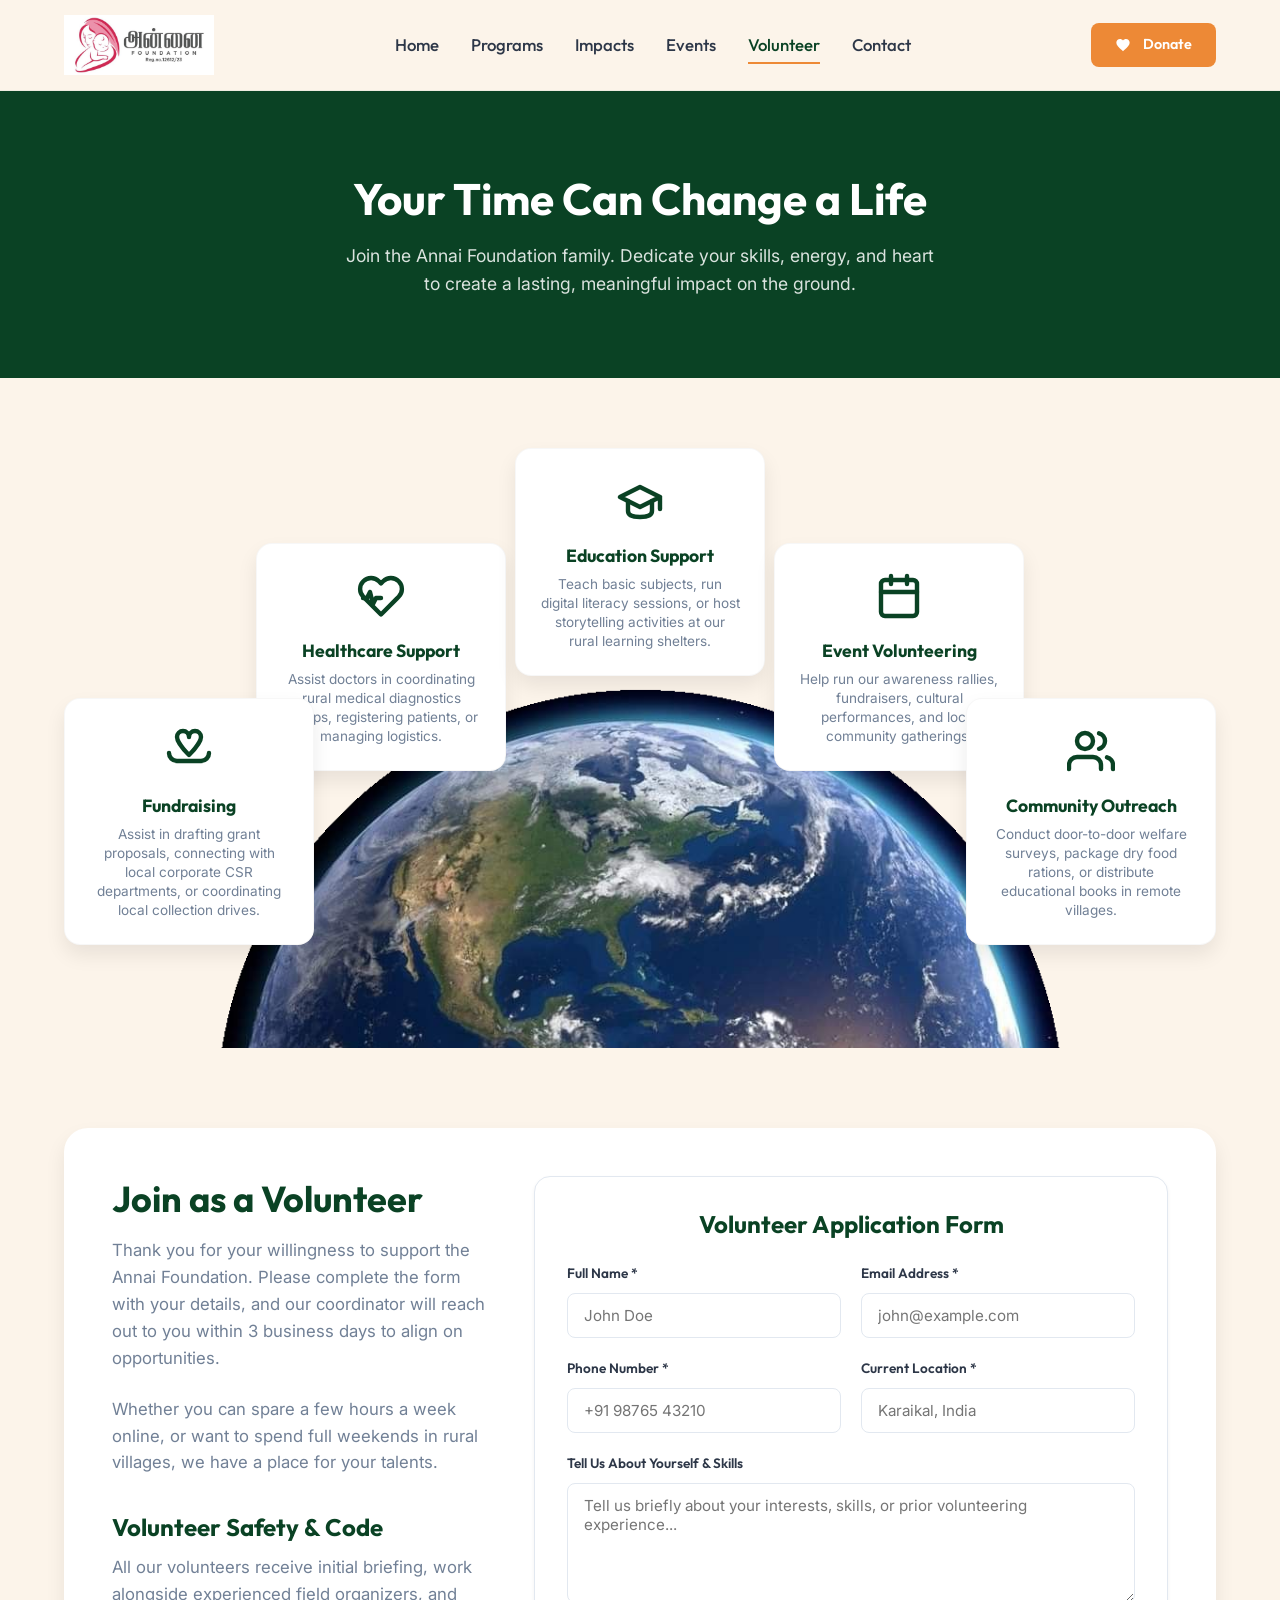
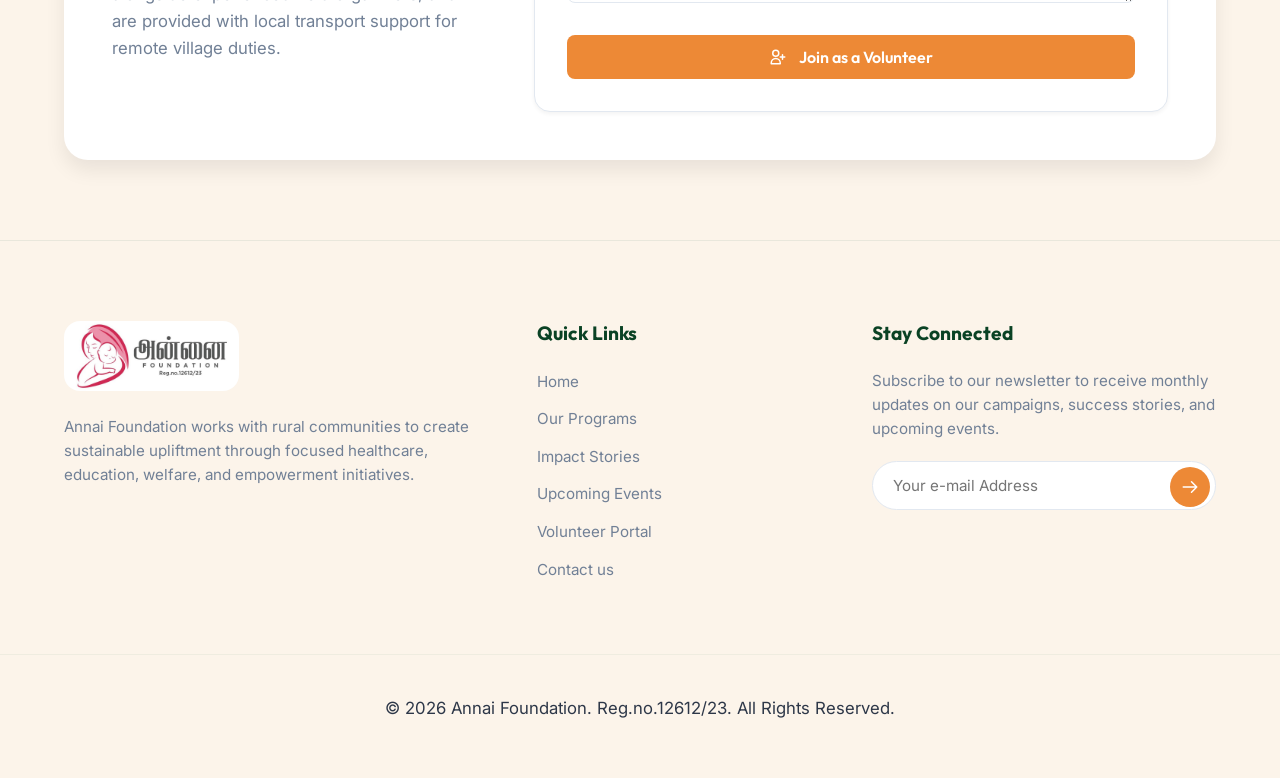
<file: volunteer.html>
<!DOCTYPE html>
<html lang="en">
<head>
  <meta charset="UTF-8">
  <meta name="viewport" content="width=device-width, initial-scale=1.0">
  <title>Join as a Volunteer - Annai Foundation</title>
  <meta name="description" content="Dedicate your skills, time, and heart to create a lasting community impact in India. Join the Annai Foundation family as a volunteer today.">
  <link rel="stylesheet" href="css/style-v2.css">
</head>
<body>

  <!-- Navigation Header -->
  <header class="header" id="mainHeader">
    <div class="container header-container">
      <a href="index.html" class="logo-link" id="logoLink">
        <img src="asset/annai-logo-main - Copy.jpeg" alt="Annai Foundation Logo" class="logo-img">
      </a>
      
      <button class="menu-toggle" id="menuToggle" aria-label="Toggle navigation">
        <span></span>
        <span></span>
        <span></span>
      </button>

      <nav class="nav-menu" id="navMenu">
        <a href="index.html" class="nav-link" id="navHome">Home</a>
        <a href="programs.html" class="nav-link" id="navPrograms">Programs</a>
        <a href="impact.html" class="nav-link" id="navImpact">Impacts</a>
        <a href="events.html" class="nav-link" id="navEvents">Events</a>
        <a href="volunteer.html" class="nav-link active" id="navVolunteer">Volunteer</a>
        <a href="contact.html" class="nav-link" id="navContact">Contact</a>
        <a href="donate.html" class="btn btn-primary btn-sm btn-donate-header mobile-only" id="navDonateMobile">Donate</a>
      </nav>

      <div class="header-actions">
        <a href="donate.html" class="btn btn-primary btn-sm btn-donate-header" id="navDonate">
          <svg width="16" height="16" fill="currentColor" viewBox="0 0 24 24" style="vertical-align: middle; margin-right: 4px;">
            <path d="M12 21.35l-1.45-1.32C5.4 15.36 2 12.28 2 8.5 2 5.42 4.42 3 7.5 3c1.74 0 3.41.81 4.5 2.09C13.09 3.81 14.76 3 16.5 3 19.5 3 22 5.42 22 8.5c0 3.78-3.4 6.86-8.55 11.54L12 21.35z"/>
          </svg>
          Donate
        </a>
      </div>
    </div>
  </header>

  <main>
    <!-- Page Hero Banner -->
    <section class="page-hero-banner" id="volunteerHero">
      <div class="container">
        <h1>Your Time Can Change a Life</h1>
        <p>Join the Annai Foundation family. Dedicate your skills, energy, and heart to create a lasting, meaningful impact on the ground.</p>
      </div>
    </section>

    <!-- Floating Cards around Globe Section -->
    <section class="volunteer-globe-section" id="volunteerCategories">
      <div class="container volunteer-globe-container">
        <img src="asset/clean-earth-v2.png" alt="Earth Globe Dome" class="globe-image">
        
        <!-- Float Card 1 -->
        <div class="volunteer-float-card float-healthcare">
          <div class="icon-circle">
            <svg viewBox="0 0 24 24" stroke-width="2.2" stroke-linecap="round" stroke-linejoin="round">
              <path d="M20.84 4.61a5.5 5.5 0 0 0-7.78 0L12 5.67l-1.06-1.06a5.5 5.5 0 0 0-7.78 7.78l1.06 1.06L12 21.23l7.78-7.78 1.06-1.06a5.5 5.5 0 0 0 0-7.78z" />
              <path d="M12 13h-2.5l-1.5 3-1.5-6L5 13H3" />
            </svg>
          </div>
          <h3>Healthcare Support</h3>
          <p>Assist doctors in coordinating rural medical diagnostics camps, registering patients, or managing logistics.</p>
        </div>

        <!-- Float Card 2 -->
        <div class="volunteer-float-card float-education">
          <div class="icon-circle">
            <svg viewBox="0 0 24 24" stroke-width="2.2" stroke-linecap="round" stroke-linejoin="round">
              <path d="M22 10v6M2 10l10-5 10 5-10 5z"/>
              <path d="M6 12v5c0 2 2 3 6 3s6-1 6-3v-5"/>
            </svg>
          </div>
          <h3>Education Support</h3>
          <p>Teach basic subjects, run digital literacy sessions, or host storytelling activities at our rural learning shelters.</p>
        </div>

        <!-- Float Card 3 -->
        <div class="volunteer-float-card float-event">
          <div class="icon-circle">
            <svg viewBox="0 0 24 24" stroke-width="2.2" stroke-linecap="round" stroke-linejoin="round">
              <rect x="3" y="4" width="18" height="18" rx="2" ry="2"/>
              <line x1="16" y1="2" x2="16" y2="6"/>
              <line x1="8" y1="2" x2="8" y2="6"/>
              <line x1="3" y1="10" x2="21" y2="10"/>
            </svg>
          </div>
          <h3>Event Volunteering</h3>
          <p>Help run our awareness rallies, fundraisers, cultural performances, and local community gatherings.</p>
        </div>

        <!-- Float Card 4 -->
        <div class="volunteer-float-card float-fundraising">
          <div class="icon-circle">
            <svg viewBox="0 0 24 24" stroke-width="2.2" stroke-linecap="round" stroke-linejoin="round">
              <path d="M12 5a3 3 0 1 0-6 0c0 3 6 9 6 9s6-6 6-9a3 3 0 1 0-6 0z" />
              <path d="M2 13a4 4 0 0 0 4 4h12a4 4 0 0 0 4-4" />
            </svg>
          </div>
          <h3>Fundraising</h3>
          <p>Assist in drafting grant proposals, connecting with local corporate CSR departments, or coordinating local collection drives.</p>
        </div>

        <!-- Float Card 5 -->
        <div class="volunteer-float-card float-outreach">
          <div class="icon-circle">
            <svg viewBox="0 0 24 24" stroke-width="2.2" stroke-linecap="round" stroke-linejoin="round">
              <path d="M17 21v-2a4 4 0 0 0-4-4H5a4 4 0 0 0-4 4v2"/>
              <circle cx="9" cy="7" r="4"/>
              <path d="M23 21v-2a4 4 0 0 0-3-3.87"/>
              <path d="M16 3.13a4 4 0 0 1 0 7.75"/>
            </svg>
          </div>
          <h3>Community Outreach</h3>
          <p>Conduct door-to-door welfare surveys, package dry food rations, or distribute educational books in remote villages.</p>
        </div>
      </div>
    </section>

    <!-- Volunteer Form Section -->
    <section class="section" id="volunteerApplication">
      <div class="container">
        <div class="form-section-card">
          <div class="form-info-column">
            <h2>Join as a Volunteer</h2>
            <p>Thank you for your willingness to support the Annai Foundation. Please complete the form with your details, and our coordinator will reach out to you within 3 business days to align on opportunities.</p>
            <p>Whether you can spare a few hours a week online, or want to spend full weekends in rural villages, we have a place for your talents.</p>
            
            <h3>Volunteer Safety & Code</h3>
            <p>All our volunteers receive initial briefing, work alongside experienced field organizers, and are provided with local transport support for remote village duties.</p>
          </div>

          <div class="form-card">
            <h3>Volunteer Application Form</h3>
            <form id="volunteerForm">
              <div class="form-grid">
                <div class="form-group">
                  <label for="fullName" class="form-label">Full Name *</label>
                  <input type="text" id="fullName" class="form-control" placeholder="John Doe" required>
                </div>
                <div class="form-group">
                  <label for="emailAddress" class="form-label">Email Address *</label>
                  <input type="email" id="emailAddress" class="form-control" placeholder="john@example.com" required>
                </div>
                <div class="form-group">
                  <label for="phoneNumber" class="form-label">Phone Number *</label>
                  <input type="tel" id="phoneNumber" class="form-control" placeholder="+91 98765 43210" required>
                </div>
                <div class="form-group">
                  <label for="currentLocation" class="form-label">Current Location *</label>
                  <input type="text" id="currentLocation" class="form-control" placeholder="Karaikal, India" required>
                </div>
                <div class="form-group form-group-full">
                  <label for="aboutMe" class="form-label">Tell Us About Yourself & Skills</label>
                  <textarea id="aboutMe" class="form-control" placeholder="Tell us briefly about your interests, skills, or prior volunteering experience..."></textarea>
                </div>
              </div>
              <button type="submit" class="btn btn-primary" id="submitVolunteerForm">
                <svg width="18" height="18" fill="none" stroke="currentColor" stroke-width="2" viewBox="0 0 24 24" style="vertical-align: middle; margin-right: 4px;">
                  <path stroke-linecap="round" stroke-linejoin="round" d="M18 9v3m0 0v3m0-3h3m-3 0h-3m-2-5a4 4 0 11-8 0 4 4 0 018 0zM3 20a6 6 0 0112 0v1H3v-1z"/>
                </svg>
                Join as a Volunteer
              </button>
            </form>
          </div>
        </div>
      </div>
    </section>
  </main>

  <!-- Footer -->
  <footer class="footer">
    <div class="container footer-top">
      <div class="footer-logo-section">
        <img src="asset/annai-logo-main - Copy.jpeg" alt="Annai Foundation Logo" class="footer-logo">
        <p class="footer-description">Annai Foundation works with rural communities to create sustainable upliftment through focused healthcare, education, welfare, and empowerment initiatives.</p>
      </div>
      <div>
        <h4 class="footer-title">Quick Links</h4>
        <ul class="footer-links">
          <li><a href="index.html">Home</a></li>
          <li><a href="programs.html">Our Programs</a></li>
          <li><a href="impact.html">Impact Stories</a></li>
          <li><a href="events.html">Upcoming Events</a></li>
          <li><a href="volunteer.html">Volunteer Portal</a></li>
          <li><a href="contact.html">Contact us</a></li>
        </ul>
      </div>
      <div>
        <h4 class="footer-title">Stay Connected</h4>
        <p class="footer-newsletter-text">Subscribe to our newsletter to receive monthly updates on our campaigns, success stories, and upcoming events.</p>
        <form class="newsletter-form" id="newsletterForm" onsubmit="event.preventDefault(); alert('Subscribed successfully!'); this.reset();">
          <input type="email" placeholder="Your e-mail Address" class="newsletter-input" required id="newsletterEmail">
          <button type="submit" class="newsletter-submit" aria-label="Subscribe">
            <svg width="18" height="18" fill="none" stroke="currentColor" stroke-width="2" viewBox="0 0 24 24">
              <path stroke-linecap="round" stroke-linejoin="round" d="M14 5l7 7m0 0l-7 7m7-7H3"/>
            </svg>
          </button>
        </form>
      </div>
    </div>
    <div class="footer-bottom">
      <div class="container">
        <p>&copy; 2026 Annai Foundation. Reg.no.12612/23. All Rights Reserved.</p>
      </div>
    </div>
  </footer>

  <!-- Submission Success Modal Overlay -->
  <div class="submission-success-overlay" id="successOverlay">
    <div class="success-message-card">
      <div class="success-icon-circle">✓</div>
      <h3 id="successTitle">Thank You!</h3>
      <p id="successText">Your submission has been received successfully.</p>
      <button class="btn btn-primary" id="successCloseBtn">Close</button>
    </div>
  </div>

  <script src="js/main.js"></script>
</body>
</html>
</file>
<file: css/style-v2.css>
/* ==========================================================================
   Annai Foundation CSS Stylesheet
   ========================================================================== */

/* Import Google Fonts */
@import url('https://fonts.googleapis.com/css2?family=Inter:wght@300;400;500;600;700&family=Outfit:wght@400;500;600;700;800&display=swap');

/* CSS Custom Properties (Design Tokens) */
:root {
  --color-primary: #0A4224;      /* Deep Forest Green */
  --color-primary-dark: #052b17; /* Darker Green */
  --color-primary-light: #e8f5e9;/* Light Green Background */
  --color-accent: #ED8936;       /* Vibrant Coral Orange */
  --color-accent-dark: #d87320;  /* Darker Coral Orange */
  --color-bg-cream: #FCF4EA;     /* Light Apricot/Cream Background */
  --color-bg-white: #FFFFFF;     /* White Card Background */
  --color-text-dark: #2D3748;    /* Dark Gray for Body Text */
  --color-text-muted: #718096;   /* Muted Gray for Subtext */
  --color-border: #E2E8F0;       /* Border Color */
  
  --font-heading: 'Outfit', sans-serif;
  --font-body: 'Inter', sans-serif;
  
  --border-radius-sm: 8px;
  --border-radius-md: 16px;
  --border-radius-lg: 24px;
  --border-radius-xl: 32px;
  
  --shadow-sm: 0 2px 4px rgba(0, 0, 0, 0.05);
  --shadow-md: 0 10px 20px rgba(0, 0, 0, 0.08);
  --shadow-lg: 0 20px 40px rgba(0, 0, 0, 0.12);
  
  --transition-fast: 0.2s ease;
  --transition-normal: 0.3s ease;
  
  --max-width: 1200px;
}

/* Reset Defaults */
* {
  box-sizing: border-box;
  margin: 0;
  padding: 0;
}

html {
  scroll-behavior: smooth;
}

body {
  font-family: var(--font-body);
  color: var(--color-text-dark);
  background-color: var(--color-bg-cream);
  line-height: 1.6;
  -webkit-font-smoothing: antialiased;
}

/* Typography */
h1, h2, h3, h4, h5, h6 {
  font-family: var(--font-heading);
  color: var(--color-primary);
  font-weight: 700;
  line-height: 1.25;
}

h1 {
  font-size: 3rem;
  margin-bottom: 1.5rem;
}

h2 {
  font-size: 2.25rem;
  margin-bottom: 1.25rem;
}

h3 {
  font-size: 1.5rem;
  margin-bottom: 1rem;
}

p {
  margin-bottom: 1rem;
  color: var(--color-text-dark);
  font-size: 1.05rem;
}

a {
  color: inherit;
  text-decoration: none;
  transition: var(--transition-fast);
}

img {
  max-width: 100%;
  height: auto;
  display: block;
  border-radius: var(--border-radius-md);
}

/* Base Layout Containers */
.container {
  max-width: var(--max-width);
  margin: 0 auto;
  padding: 0 24px;
}

.section {
  padding: 80px 0;
}

/* Header & Sticky Navigation */
.header {
  position: sticky;
  top: 0;
  background-color: var(--color-bg-cream);
  z-index: 1000;
  border-bottom: 1px solid rgba(15, 81, 50, 0.05);
  transition: var(--transition-normal);
}

.header.scrolled {
  background-color: rgba(252, 244, 234, 0.95);
  backdrop-filter: blur(10px);
  box-shadow: var(--shadow-sm);
}

.header-container {
  display: flex;
  justify-content: space-between;
  align-items: center;
  height: 90px;
}

.logo-link {
  display: flex;
  align-items: center;
}

.logo-img {
  height: 60px;
  border-radius: 0;
}

.nav-menu {
  display: flex;
  list-style: none;
  align-items: center;
  gap: 32px;
}

.nav-link {
  font-family: var(--font-heading);
  font-weight: 500;
  font-size: 1.05rem;
  color: var(--color-text-dark);
  position: relative;
  padding: 6px 0;
}

.nav-link:hover, .nav-link.active {
  color: var(--color-primary);
}

.nav-link::after {
  content: '';
  position: absolute;
  bottom: 0;
  left: 0;
  width: 0;
  height: 2px;
  background-color: var(--color-accent);
  transition: var(--transition-fast);
}

.nav-link:hover::after, .nav-link.active::after {
  width: 100%;
}

.header-actions {
  display: flex;
  align-items: center;
  gap: 16px;
}

/* Hamburger Menu button */
.menu-toggle {
  display: none;
  background: none;
  border: none;
  cursor: pointer;
  padding: 8px;
}

.menu-toggle span {
  display: block;
  width: 25px;
  height: 3px;
  background-color: var(--color-primary);
  margin-bottom: 5px;
  transition: var(--transition-normal);
}

.menu-toggle span:last-child {
  margin-bottom: 0;
}

/* Responsive Mobile Navigation Drawer */
.menu-toggle.active span:nth-child(1) {
  transform: rotate(-45deg) translate(-5px, 6px);
}

.menu-toggle.active span:nth-child(2) {
  opacity: 0;
}

.menu-toggle.active span:nth-child(3) {
  transform: rotate(45deg) translate(-5px, -6px);
}

/* Buttons */
.btn {
  display: inline-flex;
  align-items: center;
  justify-content: center;
  gap: 8px;
  font-family: var(--font-heading);
  font-weight: 600;
  font-size: 1rem;
  padding: 12px 28px;
  border-radius: var(--border-radius-sm);
  cursor: pointer;
  transition: var(--transition-normal);
  border: none;
}

.btn-primary {
  background-color: var(--color-accent);
  color: white;
}

.btn-primary:hover {
  background-color: var(--color-accent-dark);
  box-shadow: 0 4px 12px rgba(237, 137, 54, 0.3);
}

.btn-secondary {
  background-color: transparent;
  color: var(--color-primary);
  border: 2px solid var(--color-primary);
}

.btn-secondary:hover {
  background-color: var(--color-primary-light);
}

.btn-outline {
  background-color: transparent;
  color: var(--color-primary);
  border: 1px solid var(--color-border);
}

.btn-outline:hover {
  border-color: var(--color-primary);
  background-color: var(--color-primary-light);
}

.btn-sm {
  padding: 8px 18px;
  font-size: 0.9rem;
}

.btn-donate-header {
  background-color: var(--color-accent);
  color: white;
  border-radius: var(--border-radius-sm);
  padding: 10px 24px;
}

.btn-donate-header:hover {
  background-color: var(--color-accent-dark);
}

.mobile-only {
  display: none !important;
}

/* Page Green Hero Banner */
.page-hero-banner {
  background-color: var(--color-primary);
  color: white;
  text-align: center;
  padding: 80px 24px;
}

.page-hero-banner h1 {
  color: white;
  font-size: 2.75rem;
  margin-bottom: 1rem;
}

.page-hero-banner p {
  color: rgba(255, 255, 255, 0.85);
  max-width: 600px;
  margin: 0 auto;
  font-size: 1.1rem;
}

/* Home Hero Section */
.hero-section {
  padding: 60px 0;
  display: flex;
  align-items: center;
  min-height: calc(80vh - 90px);
}

.hero-grid {
  display: grid;
  grid-template-columns: 1fr 1.1fr;
  align-items: center;
  gap: 60px;
}

.hero-content h1 {
  font-size: 3.5rem;
  line-height: 1.15;
  margin-bottom: 24px;
}

.hero-content h1 span.accent {
  color: var(--color-accent);
}

.hero-content p {
  font-size: 1.15rem;
  color: var(--color-text-muted);
  margin-bottom: 36px;
  max-width: 520px;
}

.hero-buttons {
  display: flex;
  gap: 16px;
}

.hero-image-container {
  position: relative;
}

.hero-image-container img {
  width: 100%;
  border-radius: var(--border-radius-xl);
  box-shadow: var(--shadow-lg);
  object-fit: cover;
  aspect-ratio: 1.2;
}

/* Key Statistics Section */
.stats-section {
  margin-top: -40px;
  position: relative;
  z-index: 10;
}

.stats-card {
  background-color: var(--color-bg-white);
  border-radius: var(--border-radius-lg);
  padding: 40px 48px;
  box-shadow: var(--shadow-md);
  text-align: center;
}

.stats-header {
  font-family: var(--font-heading);
  font-size: 1.1rem;
  font-weight: 500;
  color: var(--color-primary);
  max-width: 800px;
  margin: 0 auto 36px auto;
  line-height: 1.5;
}

.stats-grid {
  display: grid;
  grid-template-columns: repeat(4, 1fr);
  gap: 24px;
}

.stat-item {
  background-color: #FDF6EC; /* very light orange box */
  border-radius: var(--border-radius-md);
  padding: 24px;
  transition: var(--transition-normal);
}

.stat-item:hover {
  transform: translateY(-5px);
  box-shadow: var(--shadow-sm);
}

.stat-number {
  font-family: var(--font-heading);
  font-size: 2.25rem;
  font-weight: 700;
  color: var(--color-primary);
  margin-bottom: 8px;
}

.stat-label {
  font-size: 0.9rem;
  font-weight: 500;
  color: var(--color-text-muted);
}

/* Success Story Section */
.success-card {
  background-color: var(--color-bg-white);
  border-radius: var(--border-radius-lg);
  padding: 48px;
  box-shadow: var(--shadow-md);
  display: grid;
  grid-template-columns: 1fr 1fr;
  gap: 48px;
  align-items: center;
}

.success-img-container img {
  width: 100%;
  border-radius: var(--border-radius-lg);
  aspect-ratio: 1.2;
  object-fit: cover;
}

.success-content {
  display: flex;
  flex-direction: column;
  align-items: flex-start;
}

.success-badge {
  font-family: var(--font-heading);
  color: var(--color-accent);
  font-weight: 600;
  font-size: 1rem;
  margin-bottom: 12px;
  text-transform: uppercase;
  letter-spacing: 0.05em;
}

.success-content h2 {
  margin-bottom: 20px;
}

.success-content p {
  color: var(--color-text-muted);
  margin-bottom: 24px;
}

/* Fundraiser Digital Literacy Drive Banner */
.fundraiser-banner {
  background-color: #FDF0DE; /* apricot tinted block */
  border-radius: var(--border-radius-lg);
  padding: 48px;
  display: grid;
  grid-template-columns: 1.2fr 0.8fr;
  gap: 48px;
  align-items: center;
}

.fundraiser-content h2 {
  margin-bottom: 16px;
}

.fundraiser-content p {
  color: var(--color-text-muted);
  margin-bottom: 32px;
}

.fundraiser-progress {
  margin-top: 16px;
}

.fundraiser-stats {
  display: flex;
  justify-content: space-between;
  margin-bottom: 12px;
  font-family: var(--font-heading);
  font-weight: 600;
}

.fundraiser-raised {
  font-size: 1.35rem;
  color: var(--color-primary);
}

.fundraiser-goal {
  font-size: 1.35rem;
  color: var(--color-text-muted);
}

.progress-bar-container {
  height: 12px;
  background-color: rgba(10, 66, 36, 0.1);
  border-radius: 6px;
  overflow: hidden;
}

.progress-bar {
  height: 100%;
  background-color: var(--color-accent);
  border-radius: 6px;
}

.fundraiser-card {
  background-color: var(--color-bg-white);
  border-radius: var(--border-radius-md);
  padding: 32px;
  box-shadow: var(--shadow-sm);
}

.fundraiser-card h3 {
  margin-bottom: 8px;
}

.fundraiser-card p {
  font-size: 0.95rem;
  color: var(--color-text-muted);
  margin-bottom: 24px;
}

.fundraiser-card .btn {
  width: 100%;
}

/* Focus Programs Cards Grid */
.section-header {
  text-align: center;
  max-width: 600px;
  margin: 0 auto 56px auto;
}

.section-header p {
  color: var(--color-text-muted);
  font-size: 1.05rem;
}

.programs-grid {
  display: grid;
  grid-template-columns: repeat(3, 1fr);
  gap: 32px;
}

.program-card {
  background-color: var(--color-bg-white);
  border-radius: var(--border-radius-lg);
  overflow: hidden;
  box-shadow: var(--shadow-sm);
  display: flex;
  flex-direction: column;
  transition: var(--transition-normal);
  border: 1px solid rgba(0, 0, 0, 0.03);
}

.program-card:hover {
  transform: translateY(-8px);
  box-shadow: var(--shadow-md);
}

.program-img-container {
  position: relative;
  aspect-ratio: 1.4;
  overflow: hidden;
}

.program-img-container img {
  width: 100%;
  height: 100%;
  object-fit: cover;
  border-radius: 0;
  transition: var(--transition-normal);
}

.program-card:hover .program-img-container img {
  transform: scale(1.05);
}

.program-body {
  padding: 28px;
  display: flex;
  flex-direction: column;
  flex-grow: 1;
}

.program-category {
  font-family: var(--font-heading);
  font-weight: 600;
  font-size: 0.85rem;
  color: var(--color-accent);
  margin-bottom: 8px;
  text-transform: uppercase;
  letter-spacing: 0.05em;
}

.program-body h3 {
  font-size: 1.35rem;
  margin-bottom: 12px;
}

.program-body p {
  color: var(--color-text-muted);
  font-size: 0.95rem;
  margin-bottom: 20px;
  flex-grow: 1;
}

.program-stat {
  display: inline-flex;
  align-items: center;
  gap: 8px;
  font-size: 0.95rem;
  font-weight: 600;
  color: var(--color-primary);
  background-color: var(--color-primary-light);
  padding: 8px 16px;
  border-radius: var(--border-radius-sm);
  margin-bottom: 24px;
  align-self: flex-start;
}

.program-footer-actions {
  display: flex;
  gap: 12px;
}

.program-footer-actions .btn {
  flex: 1;
}

/* Call to Action Banner Section */
.cta-section {
  padding: 80px 0;
}

.cta-banner {
  background-color: var(--color-primary-dark);
  color: white;
  border-radius: var(--border-radius-lg);
  padding: 60px 48px;
  text-align: center;
  box-shadow: var(--shadow-lg);
}

.cta-banner h2 {
  color: white;
  font-size: 2.5rem;
  margin-bottom: 16px;
}

.cta-banner p {
  color: rgba(255, 255, 255, 0.85);
  max-width: 580px;
  margin: 0 auto 36px auto;
  font-size: 1.1rem;
}

.cta-banner .btn {
  background-color: white;
  color: var(--color-primary);
}

.cta-banner .btn:hover {
  background-color: var(--color-bg-cream);
  transform: scale(1.05);
}

/* Footer Styles */
.footer {
  background-color: var(--color-bg-cream);
  padding: 80px 0 40px 0;
  border-top: 1px solid rgba(15, 81, 50, 0.08);
}

.footer-top {
  display: grid;
  grid-template-columns: 1.2fr 0.8fr 1fr;
  gap: 60px;
  margin-bottom: 60px;
}

.footer-logo-section {
  display: flex;
  flex-direction: column;
  align-items: flex-start;
}

.footer-logo {
  height: 70px;
  margin-bottom: 24px;
}

.footer-description {
  color: var(--color-text-muted);
  font-size: 0.95rem;
  line-height: 1.6;
}

.footer-title {
  font-family: var(--font-heading);
  font-size: 1.2rem;
  font-weight: 700;
  color: var(--color-primary);
  margin-bottom: 24px;
}

.footer-links {
  list-style: none;
}

.footer-links li {
  margin-bottom: 12px;
}

.footer-links a {
  color: var(--color-text-muted);
  font-size: 0.95rem;
}

.footer-links a:hover {
  color: var(--color-primary);
  padding-left: 4px;
}

.footer-newsletter-text {
  color: var(--color-text-muted);
  font-size: 0.95rem;
  margin-bottom: 20px;
}

.newsletter-form {
  position: relative;
  display: flex;
}

.newsletter-input {
  width: 100%;
  padding: 14px 20px;
  border-radius: var(--border-radius-xl);
  border: 1px solid var(--color-border);
  background-color: var(--color-bg-white);
  font-family: var(--font-body);
  font-size: 0.95rem;
  outline: none;
  transition: var(--transition-fast);
}

.newsletter-input:focus {
  border-color: var(--color-primary);
}

.newsletter-submit {
  position: absolute;
  right: 6px;
  top: 6px;
  background-color: var(--color-accent);
  color: white;
  border: none;
  width: 40px;
  height: 40px;
  border-radius: 50%;
  cursor: pointer;
  display: flex;
  align-items: center;
  justify-content: center;
  transition: var(--transition-fast);
}

.newsletter-submit:hover {
  background-color: var(--color-accent-dark);
}

.footer-bottom {
  text-align: center;
  padding-top: 40px;
  border-top: 1px solid rgba(15, 81, 50, 0.05);
  color: var(--color-text-muted);
  font-size: 0.9rem;
}

/* Interactive Timeline (Impact Page) */
.timeline-section {
  position: relative;
  padding: 60px 0;
}

.timeline-container {
  position: relative;
  max-width: 800px;
  margin: 0 auto;
  padding: 40px 0;
}

/* The dotted connector path */
.timeline-svg-path {
  position: absolute;
  top: 0;
  left: 50%;
  width: 100px;
  height: 100%;
  transform: translateX(-50%);
  pointer-events: none;
  z-index: 1;
}

.timeline-cards-wrapper {
  display: flex;
  flex-direction: column;
  gap: 40px;
  position: relative;
  z-index: 2;
}

.timeline-row {
  display: flex;
  justify-content: space-between;
  width: 100%;
}

.timeline-row-left {
  justify-content: flex-start;
}

.timeline-row-right {
  justify-content: flex-end;
}

/* Note style timeline card with pushpin */
.timeline-note-card {
  background-color: var(--color-bg-white);
  border-radius: 12px;
  padding: 32px;
  width: 340px;
  box-shadow: 0 10px 25px rgba(0,0,0,0.06);
  position: relative;
  transform-origin: center;
  transition: var(--transition-normal);
}

.timeline-note-card:hover {
  transform: scale(1.03) rotate(0deg) !important;
  box-shadow: 0 15px 35px rgba(0,0,0,0.1);
}

/* Rotations for scrapbook look */
.timeline-note-card.green {
  transform: rotate(-3deg);
  border-top: 15px solid #d4edda;
}
.timeline-note-card.red {
  transform: rotate(3deg);
  border-top: 15px solid #f8d7da;
}
.timeline-note-card.blue {
  transform: rotate(-2deg);
  border-top: 15px solid #cce5ff;
}
.timeline-note-card.yellow {
  transform: rotate(2deg);
  border-top: 15px solid #fff3cd;
}
.timeline-note-card.purple {
  transform: rotate(-3deg);
  border-top: 15px solid #e2d9f3;
}

/* Colorful Pushpin icon */
.pushpin {
  position: absolute;
  top: -24px;
  left: 50%;
  transform: translateX(-50%);
  width: 24px;
  height: 24px;
  border-radius: 50%;
  box-shadow: 0 4px 6px rgba(0,0,0,0.15);
  cursor: pointer;
}

.pushpin::after {
  content: '';
  position: absolute;
  bottom: -10px;
  left: 50%;
  transform: translateX(-50%);
  width: 3px;
  height: 10px;
  background-color: #888;
}

.timeline-note-card.green .pushpin { background-color: #28a745; }
.timeline-note-card.red .pushpin { background-color: #dc3545; }
.timeline-note-card.blue .pushpin { background-color: #007bff; }
.timeline-note-card.yellow .pushpin { background-color: #ffc107; }
.timeline-note-card.purple .pushpin { background-color: #6f42c1; }

.timeline-card-year {
  font-family: var(--font-heading);
  font-size: 1.75rem;
  font-weight: 800;
  color: var(--color-primary);
  margin-bottom: 8px;
}

.timeline-note-card.green .timeline-card-year { color: #1e7e34; }
.timeline-note-card.red .timeline-card-year { color: #bd2130; }
.timeline-note-card.blue .timeline-card-year { color: #0062cc; }
.timeline-note-card.yellow .timeline-card-year { color: #d39e00; }
.timeline-note-card.purple .timeline-card-year { color: #512da8; }

.timeline-card-title {
  font-family: var(--font-heading);
  font-weight: 700;
  font-size: 1.15rem;
  margin-bottom: 12px;
}

.timeline-card-text {
  color: var(--color-text-muted);
  font-size: 0.9rem;
  line-height: 1.5;
  margin-bottom: 0;
}

/* Event Page Custom Feature Header */
.event-featured-section {
  padding: 40px 0;
}

.event-featured-banner {
  background-color: var(--color-primary);
  color: white;
  border-radius: var(--border-radius-lg);
  overflow: hidden;
  position: relative;
  min-height: 480px;
  display: flex;
  align-items: flex-end;
  box-shadow: var(--shadow-lg);
}

.event-featured-bg {
  position: absolute;
  top: 0;
  left: 0;
  width: 100%;
  height: 100%;
  object-fit: cover;
  border-radius: 0;
  opacity: 0.85;
}

.event-featured-overlay {
  position: absolute;
  top: 0;
  left: 0;
  width: 100%;
  height: 100%;
  background: linear-gradient(to right, rgba(10, 66, 36, 0.9) 30%, rgba(10, 66, 36, 0.3) 70%, rgba(10, 66, 36, 0) 100%);
  z-index: 1;
}

.event-featured-content {
  position: relative;
  z-index: 2;
  padding: 48px;
  max-width: 600px;
}

.event-featured-content h2 {
  color: white;
  font-size: 2.5rem;
  margin-bottom: 16px;
  line-height: 1.15;
}

.event-featured-content p {
  color: rgba(255,255,255,0.85);
  margin-bottom: 32px;
}

/* Event Calendar Grid layout */
.event-calendar-container {
  display: grid;
  grid-template-columns: 1fr 1fr;
  gap: 48px;
  align-items: flex-start;
}

.calendar-card-left h2 {
  margin-bottom: 16px;
}

.calendar-card-left p {
  color: var(--color-text-muted);
  margin-bottom: 32px;
}

/* Interactive Calendar Card */
.calendar-widget {
  background-color: var(--color-bg-white);
  border-radius: var(--border-radius-md);
  padding: 32px;
  box-shadow: var(--shadow-md);
  max-width: 380px;
}

.calendar-month {
  font-family: var(--font-heading);
  font-size: 1.25rem;
  font-weight: 700;
  color: var(--color-primary);
  margin-bottom: 20px;
}

.calendar-grid {
  display: grid;
  grid-template-columns: repeat(7, 1fr);
  gap: 12px;
  text-align: center;
}

.calendar-day-label {
  font-size: 0.8rem;
  font-weight: 600;
  color: var(--color-text-muted);
  text-transform: uppercase;
}

.calendar-day {
  font-size: 0.95rem;
  font-weight: 500;
  padding: 8px 0;
  border-radius: 50%;
  cursor: pointer;
  transition: var(--transition-fast);
}

.calendar-day:hover:not(.empty) {
  background-color: var(--color-primary-light);
}

.calendar-day.empty {
  cursor: default;
  opacity: 0.3;
}

.calendar-day.event-active {
  background-color: #007bff; /* blue highlight */
  color: white;
  font-weight: 600;
}

.calendar-day.event-active.selected {
  background-color: var(--color-accent) !important;
  color: white !important;
  box-shadow: 0 0 10px rgba(237, 137, 54, 0.4);
}

.calendar-day.event-active:hover {
  background-color: #0056b3;
}

/* Event Carousel Right side */
.event-carousel-wrapper {
  position: relative;
  overflow: hidden;
  width: 100%;
}

.event-carousel {
  display: flex;
  gap: 24px;
  overflow-x: auto;
  scroll-behavior: smooth;
  scrollbar-width: none; /* Firefox */
  padding: 10px 0;
}

.event-carousel::-webkit-scrollbar {
  display: none; /* Safari/Chrome */
}

.carousel-card {
  flex: 0 0 280px;
  background-color: var(--color-bg-white);
  border-radius: var(--border-radius-md);
  overflow: hidden;
  box-shadow: var(--shadow-sm);
  border: 1px solid var(--color-border);
  transition: var(--transition-normal);
}

.carousel-card.active {
  border: 2px solid var(--color-accent) !important;
  box-shadow: 0 8px 20px rgba(237, 137, 54, 0.2);
  transform: translateY(-4px);
}

.carousel-card-img {
  height: 160px;
  width: 100%;
  object-fit: cover;
  border-radius: 0;
}

.carousel-card-body {
  padding: 20px;
}

.carousel-card-body h3 {
  font-size: 1.15rem;
  margin-bottom: 8px;
}

.carousel-card-body p {
  font-size: 0.85rem;
  color: var(--color-text-muted);
  margin-bottom: 0;
}

.carousel-btn {
  position: absolute;
  top: 50%;
  transform: translateY(-50%);
  background-color: rgba(255, 255, 255, 0.95);
  border: 1px solid var(--color-border);
  width: 44px;
  height: 44px;
  border-radius: 50%;
  display: flex;
  align-items: center;
  justify-content: center;
  cursor: pointer;
  box-shadow: 0 4px 10px rgba(0,0,0,0.12);
  transition: var(--transition-fast);
  z-index: 100;
  font-size: 1.5rem;
  color: var(--color-primary);
}

.carousel-btn.prev {
  left: 12px;
}

.carousel-btn.next {
  right: 12px;
}

.carousel-btn:hover {
  border-color: var(--color-primary);
  background-color: var(--color-primary-light);
  transform: translateY(-50%) scale(1.1);
}

/* Volunteer Page Floating Category Cards & Globe */
.volunteer-globe-section {
  position: relative;
  min-height: 670px;
  overflow: hidden;
  padding: 60px 0 0 0;
}

.volunteer-globe-container {
  position: relative;
  max-width: 1200px;
  margin: 0 auto;
  height: 600px;
}

.globe-image {
  position: absolute;
  bottom: -500px;
  left: 50%;
  transform: translateX(-50%);
  width: 850px;
  height: 850px;
  border-radius: 50%;
  object-fit: cover;
  z-index: 1;
  image-rendering: -webkit-optimize-contrast;
  image-rendering: crisp-edges;
}

/* Absolute position float cards */
.volunteer-float-card {
  position: absolute;
  background-color: var(--color-bg-white);
  border-radius: var(--border-radius-md);
  padding: 24px;
  box-shadow: var(--shadow-md);
  width: 250px;
  z-index: 10;
  text-align: center;
  transition: var(--transition-normal);
  border: 1px solid rgba(0, 0, 0, 0.03);
}

.volunteer-float-card:hover {
  transform: translateY(-5px) scale(1.02);
  box-shadow: var(--shadow-lg);
}

.volunteer-float-card .icon-circle {
  width: 56px;
  height: 56px;
  display: flex;
  align-items: center;
  justify-content: center;
  margin: 0 auto 16px auto;
}

.volunteer-float-card svg {
  width: 48px;
  height: 48px;
  stroke: var(--color-primary);
  fill: none;
}

.volunteer-float-card h3 {
  font-size: 1.1rem;
  color: var(--color-primary);
  margin-bottom: 8px;
}

.volunteer-float-card p {
  font-size: 0.85rem;
  color: var(--color-text-muted);
  line-height: 1.4;
  margin-bottom: 0;
}

/* Card Float Positions (Arc surrounding the globe) */
.float-education {
  top: 10px;
  left: 50%;
  transform: translateX(-50%);
}

.float-healthcare {
  top: 105px;
  left: 18%;
}

.float-event {
  top: 105px;
  right: 18%;
}

.float-fundraising {
  top: 260px;
  left: 2%;
}

.float-outreach {
  top: 260px;
  right: 2%;
}

/* Standard Double Column Form layout */
.form-section-card {
  background-color: var(--color-bg-white);
  border-radius: var(--border-radius-lg);
  padding: 48px;
  box-shadow: var(--shadow-md);
  display: grid;
  grid-template-columns: 1fr 1fr;
  gap: 48px;
  align-items: flex-start;
}

.form-info-column h2 {
  margin-bottom: 16px;
}

.form-info-column p {
  color: var(--color-text-muted);
  margin-bottom: 24px;
}

.form-info-column h3 {
  margin-top: 36px;
  margin-bottom: 12px;
}

.form-card {
  background-color: var(--color-bg-white);
  border-radius: var(--border-radius-md);
  padding: 32px;
  box-shadow: var(--shadow-sm);
  border: 1px solid var(--color-border);
}

.form-card h3 {
  margin-bottom: 24px;
  text-align: center;
}

.form-grid {
  display: grid;
  grid-template-columns: 1fr 1fr;
  gap: 20px;
  margin-bottom: 20px;
}

.form-group {
  display: flex;
  flex-direction: column;
}

.form-group-full {
  grid-column: span 2;
}

.form-label {
  font-family: var(--font-heading);
  font-size: 0.85rem;
  font-weight: 600;
  color: var(--color-text-dark);
  margin-bottom: 8px;
}

.form-control {
  font-family: var(--font-body);
  font-size: 0.95rem;
  padding: 12px 16px;
  border-radius: var(--border-radius-sm);
  border: 1px solid var(--color-border);
  outline: none;
  transition: var(--transition-fast);
}

.form-control:focus {
  border-color: var(--color-primary);
  box-shadow: 0 0 0 3px rgba(10, 66, 36, 0.1);
}

textarea.form-control {
  resize: vertical;
  min-height: 120px;
}

.form-card .btn {
  width: 100%;
  margin-top: 12px;
}

/* Contact Page Details Column */
.contact-details-grid {
  display: flex;
  flex-direction: column;
  gap: 24px;
}

.contact-info-card {
  background-color: var(--color-bg-white);
  border-radius: var(--border-radius-md);
  padding: 24px;
  box-shadow: var(--shadow-sm);
  border: 1px solid var(--color-border);
  display: flex;
  align-items: center;
  gap: 20px;
  transition: var(--transition-normal);
}

.contact-info-card:hover {
  transform: translateX(5px);
  border-color: var(--color-primary);
}

.contact-icon-circle {
  width: 48px;
  height: 48px;
  border-radius: 50%;
  background-color: var(--color-primary-light);
  display: flex;
  align-items: center;
  justify-content: center;
  flex-shrink: 0;
}

.contact-icon-circle svg {
  width: 24px;
  height: 24px;
  stroke: var(--color-primary);
  fill: none;
}

.contact-info-text h4 {
  font-size: 0.85rem;
  color: var(--color-text-muted);
  text-transform: uppercase;
  margin-bottom: 4px;
}

.contact-info-text p {
  font-weight: 600;
  color: var(--color-primary);
  margin-bottom: 0;
  font-size: 1.05rem;
  line-height: 1.4;
}

/* Map Card */
.map-container-card {
  background-color: var(--color-bg-white);
  border-radius: var(--border-radius-md);
  overflow: hidden;
  height: 240px;
  position: relative;
  box-shadow: var(--shadow-sm);
  border: 1px solid var(--color-border);
}

.map-bg-img {
  width: 100%;
  height: 100%;
  object-fit: cover;
  border-radius: 0;
}

.map-overlay-card {
  position: absolute;
  top: 50%;
  left: 50%;
  transform: translate(-50%, -50%);
  background-color: var(--color-bg-white);
  border-radius: var(--border-radius-md);
  padding: 16px 24px;
  text-align: center;
  box-shadow: var(--shadow-md);
  width: 85%;
}

.map-overlay-card h4 {
  font-size: 1rem;
  margin-bottom: 4px;
}

.map-overlay-card p {
  font-size: 0.8rem;
  color: var(--color-text-muted);
  margin-bottom: 12px;
}

.map-overlay-card .btn {
  padding: 8px 16px;
  font-size: 0.85rem;
  background-color: var(--color-primary);
  color: white;
}

.map-overlay-card .btn:hover {
  background-color: var(--color-primary-dark);
}

/* Donate Page Custom Columns */
.donate-tracker-card {
  background-color: var(--color-bg-white);
  border-radius: var(--border-radius-md);
  padding: 32px;
  box-shadow: var(--shadow-sm);
  border: 1px solid var(--color-border);
  margin-top: 32px;
}

.donate-tracker-card h3 {
  margin-bottom: 24px;
}

.donate-percentage {
  text-align: right;
  font-family: var(--font-heading);
  font-weight: 700;
  font-size: 1.1rem;
  color: var(--color-accent);
  margin-top: 12px;
}

/* Select Donation Amount Widget */
.donation-frequency {
  display: flex;
  gap: 24px;
  margin-bottom: 24px;
}

.frequency-option {
  display: flex;
  align-items: center;
  gap: 8px;
  font-family: var(--font-heading);
  font-weight: 600;
  cursor: pointer;
}

.frequency-option input[type="radio"] {
  accent-color: var(--color-primary);
  width: 18px;
  height: 18px;
}

.amount-chips-grid {
  display: grid;
  grid-template-columns: repeat(4, 1fr);
  gap: 16px;
  margin-bottom: 24px;
}

.amount-chip {
  border: 1px solid var(--color-border);
  background-color: var(--color-bg-white);
  color: var(--color-text-dark);
  font-family: var(--font-heading);
  font-weight: 600;
  padding: 12px;
  border-radius: var(--border-radius-sm);
  text-align: center;
  cursor: pointer;
  transition: var(--transition-fast);
}

.amount-chip:hover {
  border-color: var(--color-primary);
  background-color: var(--color-primary-light);
}

.amount-chip.active {
  background-color: var(--color-primary);
  color: white;
  border-color: var(--color-primary);
}

/* Form success overlay styling */
.submission-success-overlay {
  position: fixed;
  top: 0;
  left: 0;
  width: 100vw;
  height: 100vh;
  background-color: rgba(10, 66, 36, 0.4);
  backdrop-filter: blur(5px);
  z-index: 2000;
  display: flex;
  align-items: center;
  justify-content: center;
  opacity: 0;
  pointer-events: none;
  transition: opacity var(--transition-normal);
}

.submission-success-overlay.show {
  opacity: 1;
  pointer-events: auto;
}

.success-message-card {
  background-color: var(--color-bg-white);
  border-radius: var(--border-radius-lg);
  padding: 48px;
  text-align: center;
  box-shadow: var(--shadow-lg);
  max-width: 420px;
  transform: scale(0.8);
  transition: transform var(--transition-normal);
}

.submission-success-overlay.show .success-message-card {
  transform: scale(1);
}

.success-icon-circle {
  width: 64px;
  height: 64px;
  border-radius: 50%;
  background-color: var(--color-primary-light);
  color: var(--color-primary);
  display: flex;
  align-items: center;
  justify-content: center;
  margin: 0 auto 24px auto;
  font-size: 2rem;
}

.success-message-card h3 {
  margin-bottom: 12px;
}

.success-message-card p {
  color: var(--color-text-muted);
  margin-bottom: 24px;
}


/* ==========================================================================
   Responsive Breakpoints & Media Queries
   ========================================================================== */

/* Volunteer Layout Breakpoint (prevents card overlapping on mid-size screens) */
@media screen and (max-width: 1250px) {
  .volunteer-globe-section {
    min-height: auto;
    padding-bottom: 60px;
  }
  
  .volunteer-globe-container {
    height: auto;
    display: flex;
    flex-wrap: wrap;
    justify-content: center;
    gap: 24px;
  }
  
  .globe-image {
    display: none;
  }
  
  .volunteer-float-card {
    position: static;
    transform: none !important;
    width: calc(33.333% - 16px);
    min-width: 280px;
  }
}

/* Tablet Layout (768px to 1023px) */
@media screen and (max-width: 1023px) {
  h1 { font-size: 2.5rem; }
  h2 { font-size: 1.85rem; }
  
  .section { padding: 60px 0; }
  
  /* Hero section adjustments */
  .hero-grid {
    grid-template-columns: 1fr;
    gap: 40px;
  }
  
  .hero-content {
    text-align: center;
  }
  
  .hero-content p {
    margin-left: auto;
    margin-right: auto;
  }
  
  .hero-buttons {
    justify-content: center;
  }
  
  /* Stats section */
  .stats-card {
    padding: 32px;
  }
  
  .stats-grid {
    grid-template-columns: repeat(2, 1fr);
  }
  
  /* Success story */
  .success-card {
    grid-template-columns: 1fr;
    gap: 32px;
    padding: 32px;
  }
  
  /* Fundraiser */
  .fundraiser-banner {
    grid-template-columns: 1fr;
    gap: 32px;
    padding: 32px;
  }
  
  /* Programs */
  .programs-grid {
    grid-template-columns: repeat(2, 1fr);
    gap: 24px;
  }
  
  /* Event Calendar Layout */
  .event-calendar-container {
    grid-template-columns: 1fr;
    gap: 40px;
  }
  
  .calendar-card-left {
    text-align: center;
  }
  
  .calendar-widget {
    margin: 0 auto;
  }
  
  /* Volunteer Globe Area */
  .volunteer-globe-section {
    min-height: auto;
  }
  
  .volunteer-globe-container {
    height: auto;
    display: flex;
    flex-wrap: wrap;
    justify-content: center;
    gap: 20px;
    padding-bottom: 40px;
  }
  
  .globe-image {
    display: none; /* Hide complex floating globe layout in tablet/mobile */
  }
  
  .volunteer-float-card {
    position: static;
    transform: none !important;
    width: calc(50% - 20px);
  }
  
  /* Double Column Forms */
  .form-section-card {
    grid-template-columns: 1fr;
    gap: 40px;
    padding: 32px;
  }
  
  /* Footer */
  .footer-top {
    grid-template-columns: 1fr 1fr;
    gap: 40px;
  }
  
  .footer-logo-section {
    grid-column: span 2;
  }
}

/* Mobile Layout (< 768px) */
@media screen and (max-width: 767px) {
  h1 { font-size: 2.15rem; }
  h2 { font-size: 1.6rem; }
  
  .section { padding: 48px 0; }
  
  /* Header Toggle */
  .menu-toggle {
    display: block;
  }
  
  .nav-menu {
    position: fixed;
    top: 90px;
    left: -100%;
    width: 100%;
    height: calc(100vh - 90px);
    background-color: var(--color-bg-cream);
    flex-direction: column;
    align-items: center;
    justify-content: flex-start;
    padding-top: 48px;
    gap: 36px;
    box-shadow: 0 10px 15px rgba(0,0,0,0.05);
    transition: var(--transition-normal);
  }
  
  .nav-menu.active {
    left: 0;
  }
  
  .header-actions {
    display: none; /* hide actions/donate button in header for mobile */
  }
  
  .nav-menu .btn {
    display: flex;
    width: 80%;
    margin-top: 20px;
  }

  .mobile-only {
    display: flex !important;
  }
  
  /* Hero buttons */
  .hero-buttons {
    flex-direction: column;
    gap: 12px;
  }
  
  .hero-buttons .btn {
    width: 100%;
  }
  
  /* Stats grid vertical stack */
  .stats-grid {
    grid-template-columns: 1fr;
    gap: 16px;
  }
  
  /* Programs card vertical stack */
  .programs-grid {
    grid-template-columns: 1fr;
  }
  
  /* Timeline */
  .timeline-row {
    justify-content: center !important;
  }
  
  .timeline-note-card {
    width: 100%;
    max-width: 320px;
    transform: none !important;
  }
  
  .timeline-svg-path {
    display: none; /* Hide connector lines in mobile */
  }
  
  /* Volunteer cards stack */
  .volunteer-float-card {
    width: 100%;
  }
  
  /* Form double grid to single */
  .form-grid {
    grid-template-columns: 1fr;
    gap: 16px;
  }
  
  .form-group-full {
    grid-column: span 1;
  }
  
  .form-card {
    padding: 20px;
  }
  
  /* Amount chips */
  .amount-chips-grid {
    grid-template-columns: repeat(2, 1fr);
    gap: 12px;
  }
  
  /* Footer stack */
  .footer-top {
    grid-template-columns: 1fr;
    gap: 36px;
  }
  
  .footer-logo-section {
    grid-column: span 1;
  }

  /* Event featured banner adjustments for mobile */
  .event-featured-banner {
    min-height: 380px;
  }
  
  .event-featured-content {
    padding: 24px;
  }
  
  .event-featured-content h2 {
    font-size: 1.75rem;
  }
}
</file>
